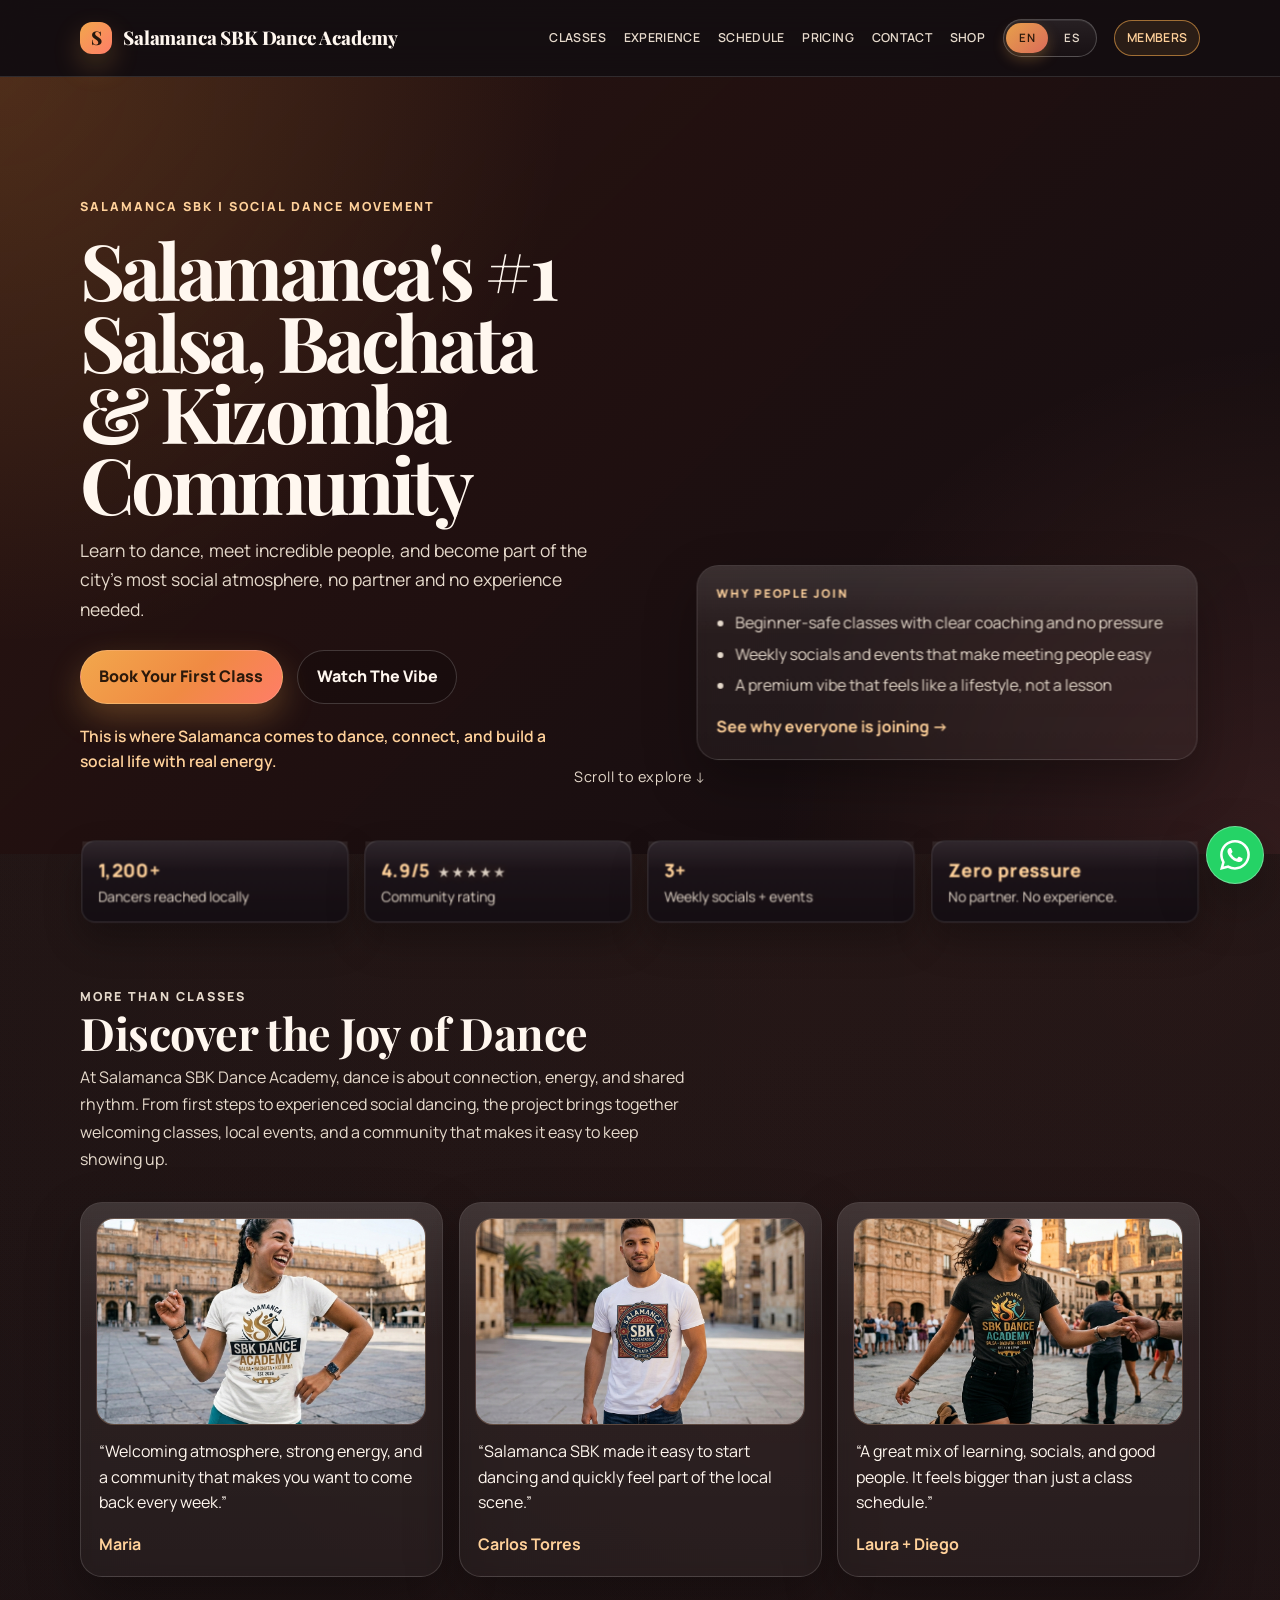
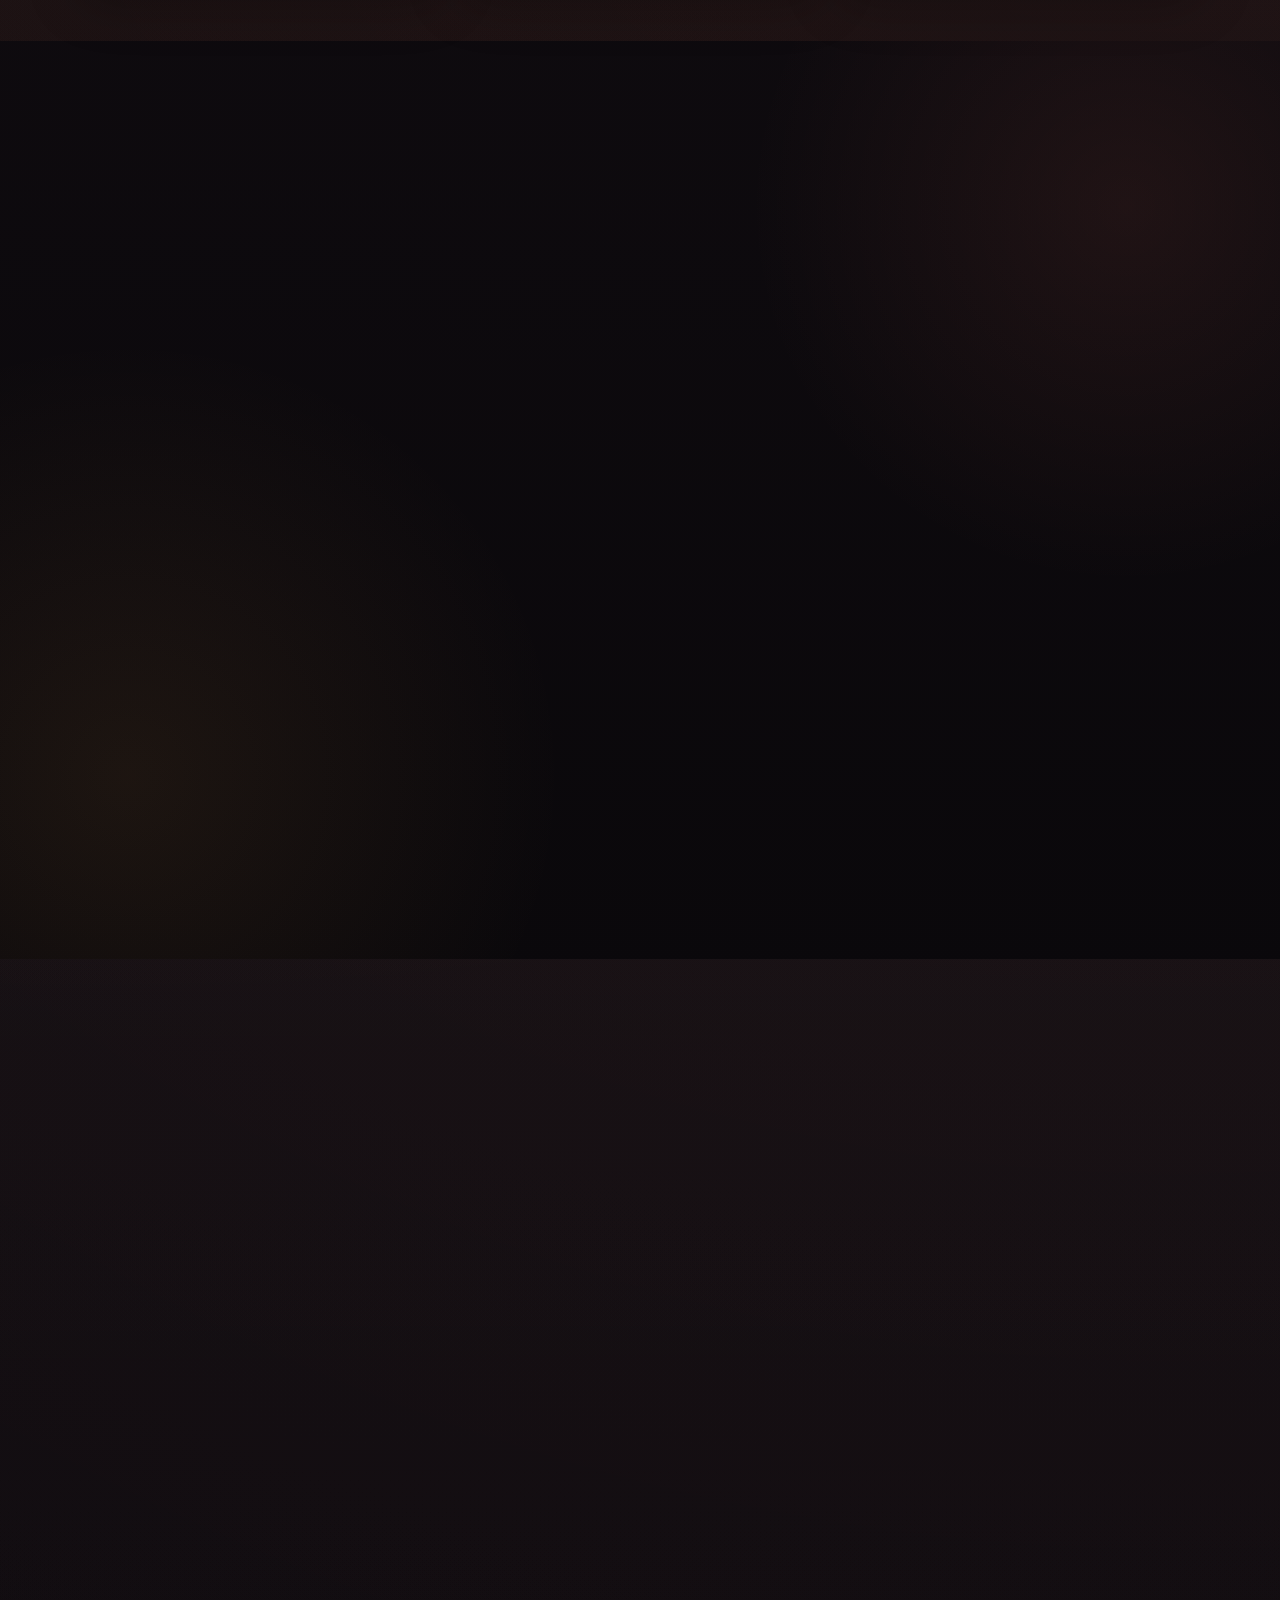
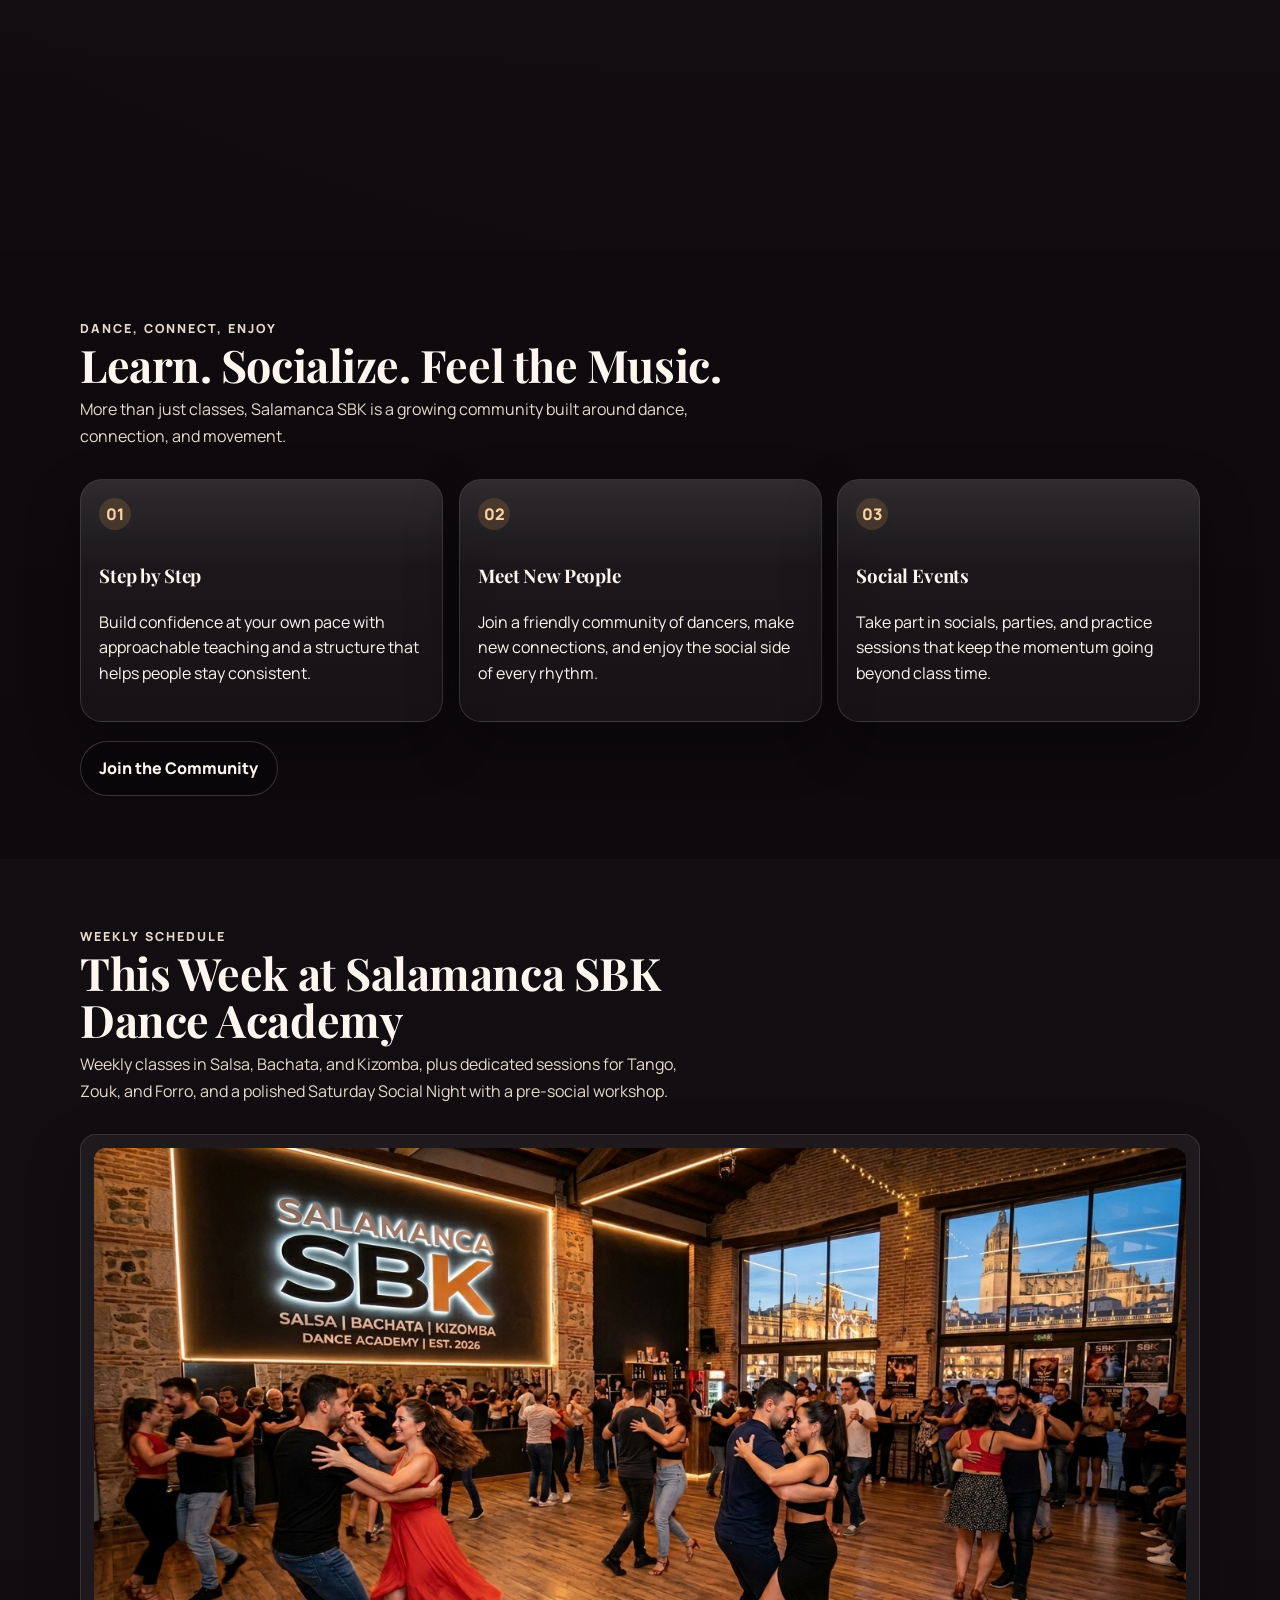
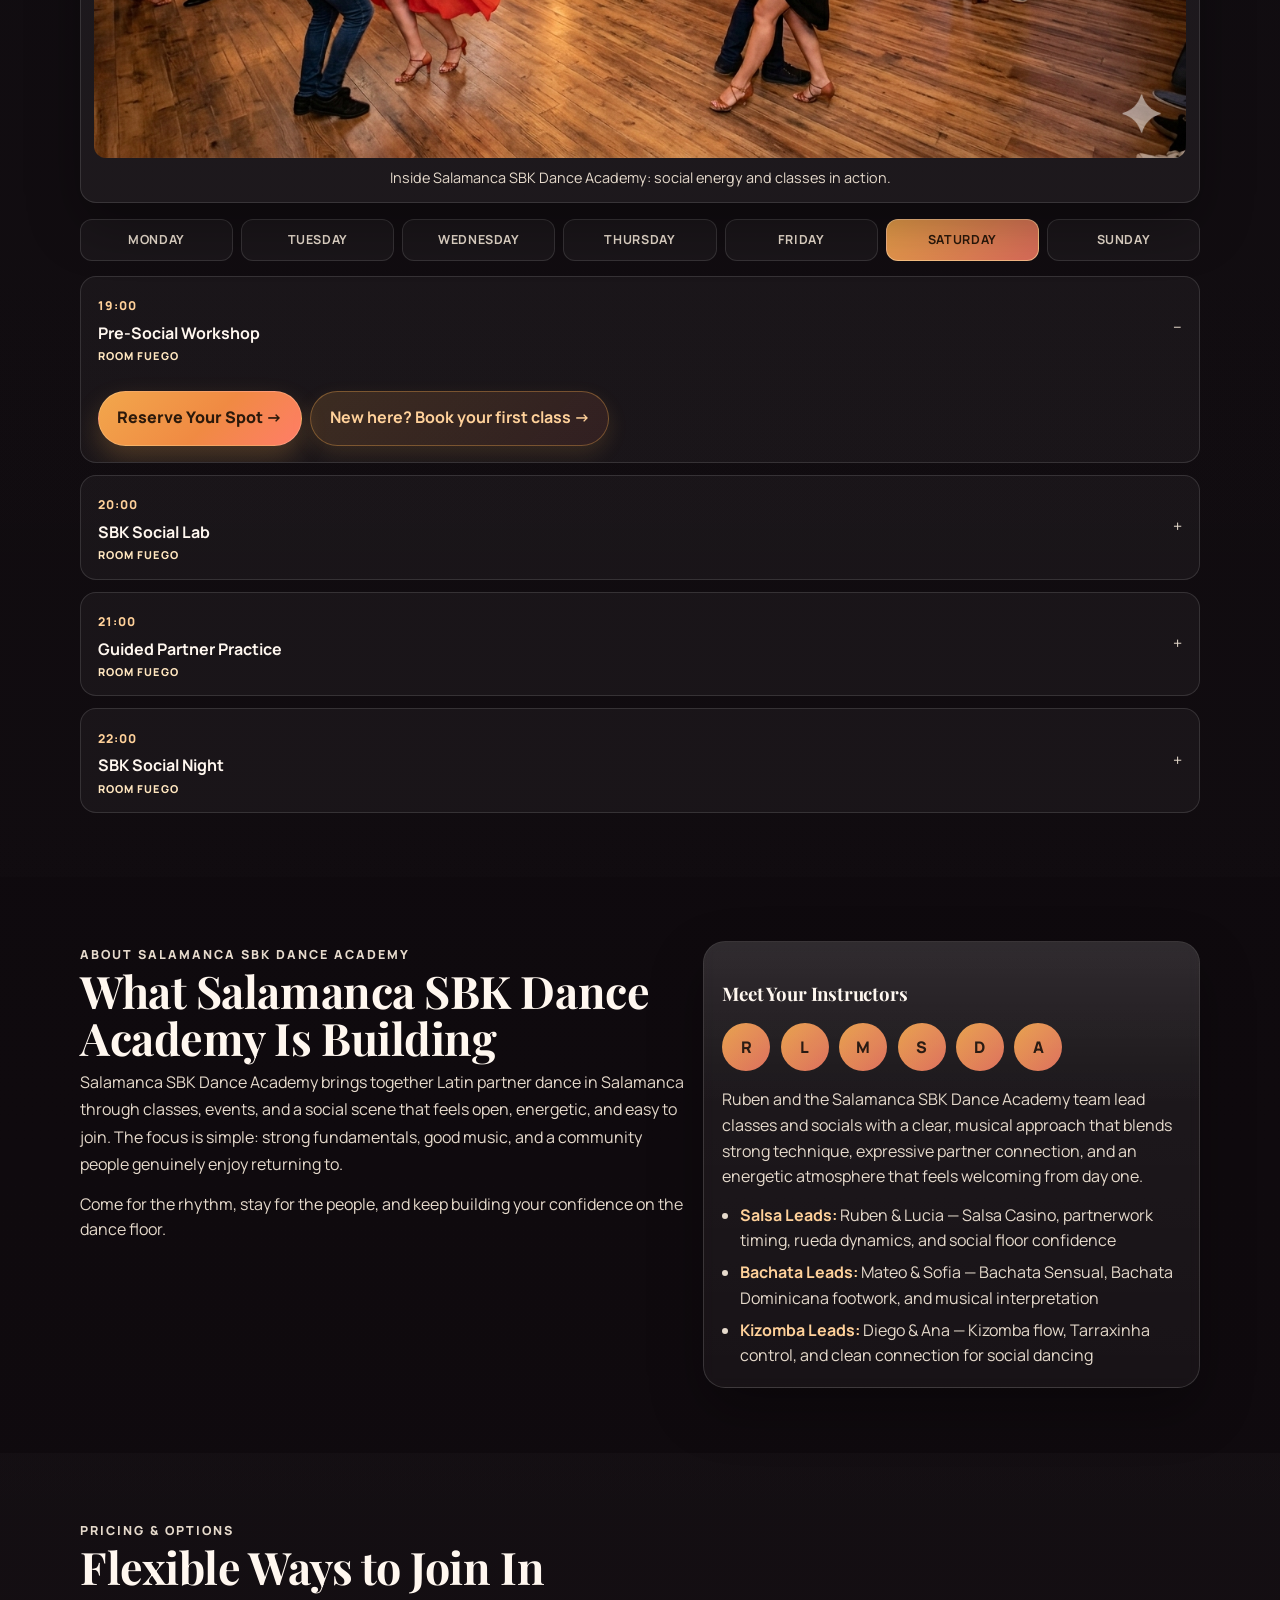
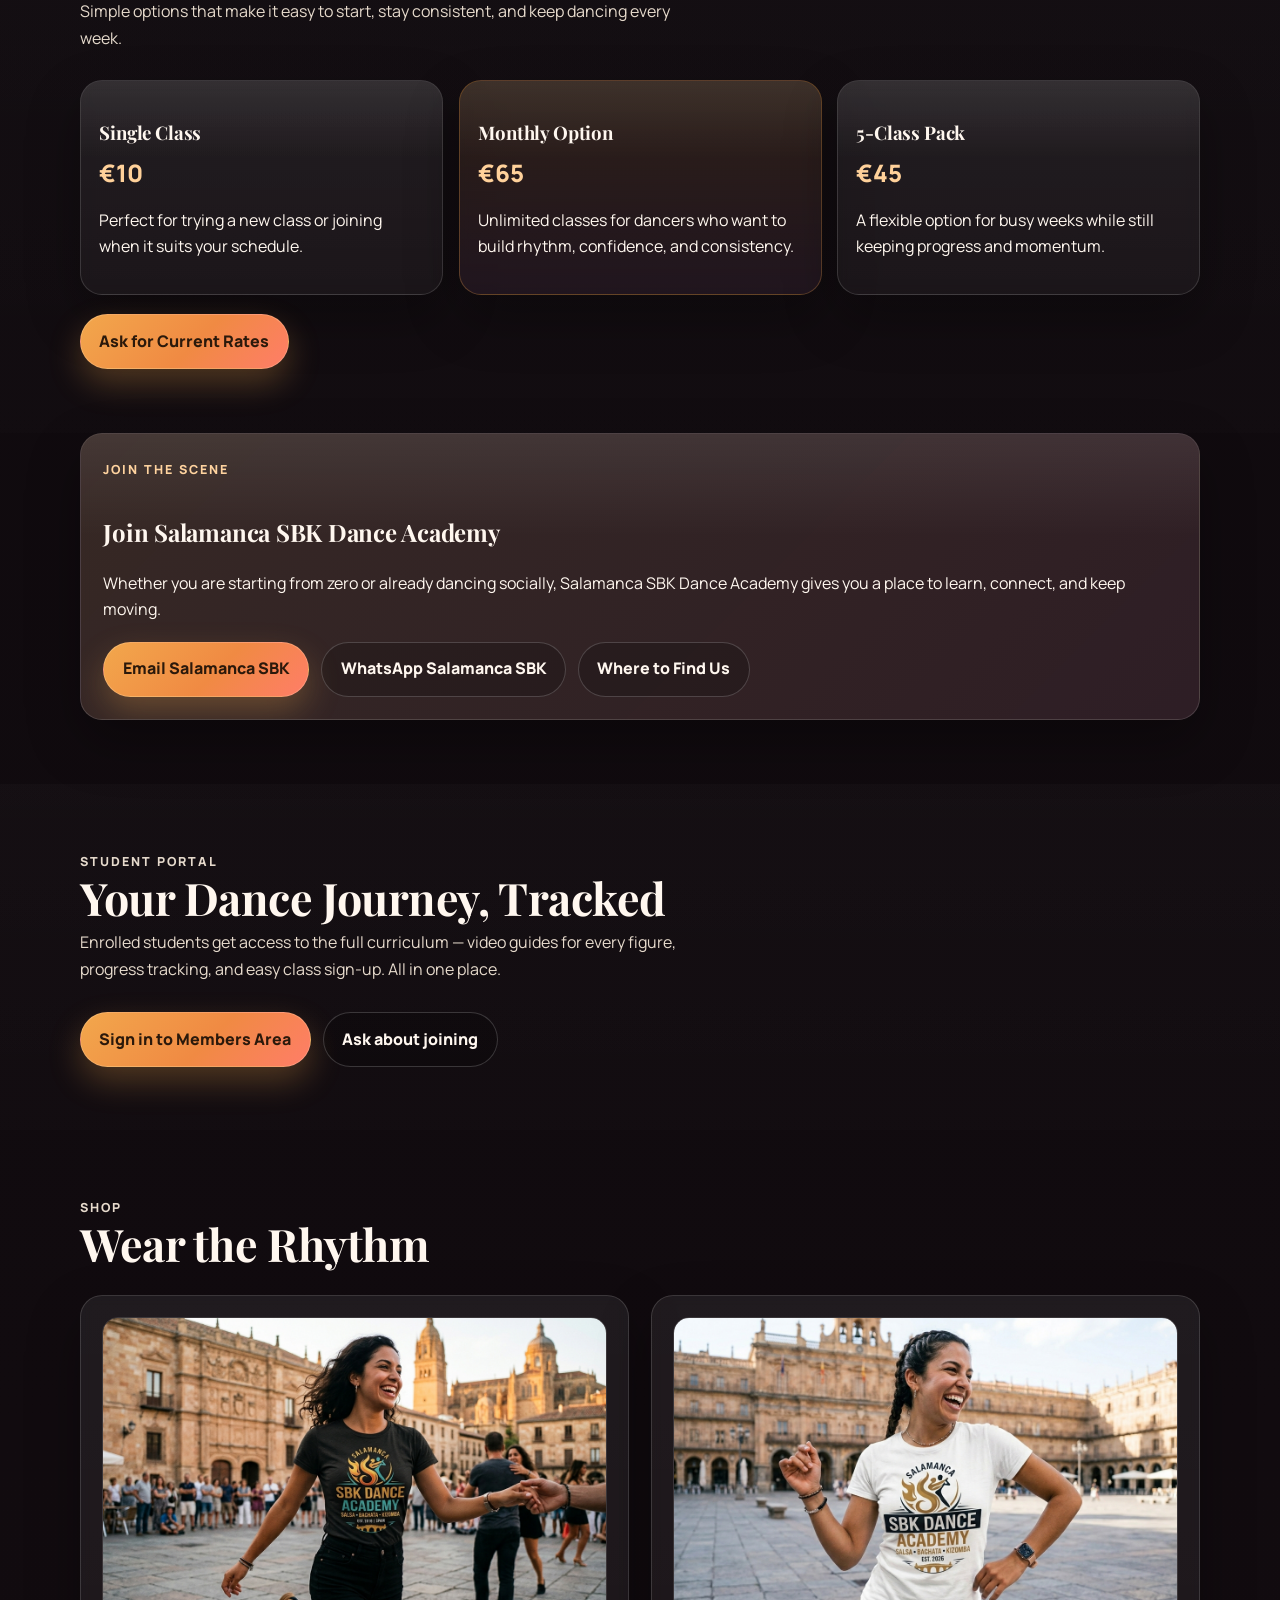
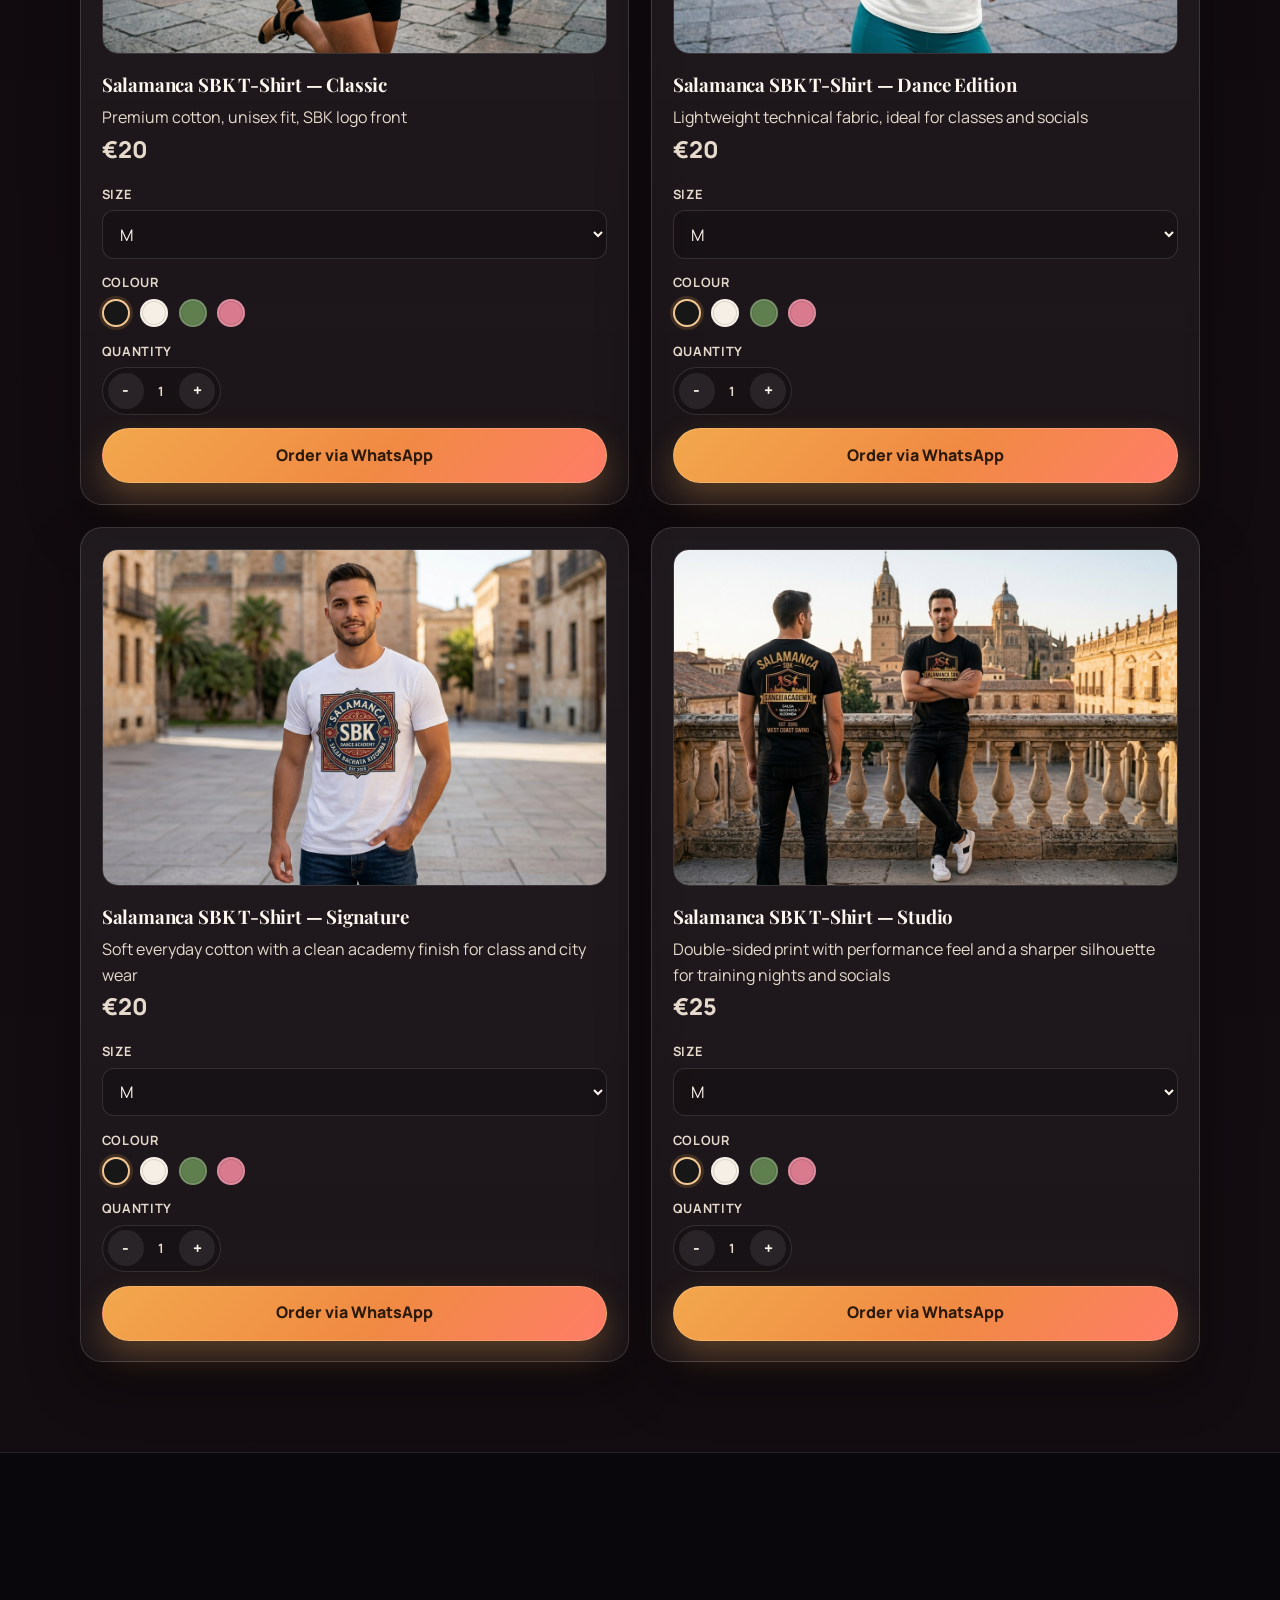
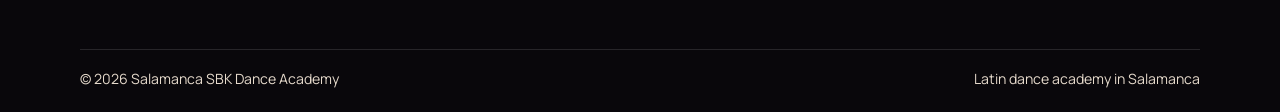
<file: index.html>
<!DOCTYPE html>
<html lang="en">
<head>
  <meta charset="UTF-8" />
  <meta name="viewport" content="width=device-width, initial-scale=1.0" />
  <title>Salamanca SBK Dance Academy | Salsa, Bachata & Kizomba in Salamanca</title>
  <meta
    name="description"
    content="Salamanca SBK Dance Academy brings together Salsa, Bachata, and Kizomba in Salamanca with classes, socials, and weekly highlights, plus dedicated weekly sessions in Tango, Zouk, and Forró."
  />
  <link rel="canonical" href="https://salamancasbk.es/" />
  <link rel="alternate" hreflang="en" href="https://salamancasbk.es/" />
  <link rel="alternate" hreflang="es" href="https://salamancasbk.es/es/" />
  <link rel="alternate" hreflang="x-default" href="https://salamancasbk.es/" />
  <meta property="og:title" content="Salamanca SBK Dance Academy | Salsa, Bachata & Kizomba in Salamanca" />
  <meta property="og:description" content="Salamanca SBK Dance Academy brings together Salsa, Bachata, and Kizomba in Salamanca with classes, socials, and weekly highlights, plus dedicated weekly sessions in Tango, Zouk, and Forró." />
  <meta property="og:type" content="website" />
  <meta property="og:url" content="https://salamancasbk.es/" />
  <meta property="og:image" content="https://salamancasbk.es/images/social-preview.jpg" />
  <meta property="og:image:secure_url" content="https://salamancasbk.es/images/social-preview.jpg" />
  <meta property="og:image:type" content="image/jpeg" />
  <meta property="og:image:width" content="1200" />
  <meta property="og:image:height" content="654" />
  <meta name="twitter:card" content="summary_large_image" />
  <meta name="twitter:image" content="https://salamancasbk.es/images/social-preview.jpg" />
  <meta name="color-scheme" content="dark" />
  <meta name="theme-color" content="#130d11" />
  <link rel="preconnect" href="https://fonts.googleapis.com" />
  <link rel="preconnect" href="https://fonts.gstatic.com" crossorigin />
  <link href="https://fonts.googleapis.com/css2?family=Manrope:wght@400;500;600;700;800&family=Playfair+Display:wght@700;800;900&display=swap" rel="stylesheet" />
  <link rel="stylesheet" href="styles.css" />
</head>
<body id="top">
  <header class="site-header">
    <div class="container header-inner">
      <a class="brand" href="#top">
        <span class="brand-mark">S</span>
        <span>Salamanca SBK Dance Academy</span>
      </a>

      <button class="menu-toggle" id="menu-toggle" aria-expanded="false" aria-controls="site-nav" aria-label="Toggle navigation">
        <span></span><span></span><span></span>
      </button>

      <nav class="site-nav" id="site-nav">
        <a href="#classes">Classes</a>
        <a href="#experience">Experience</a>
        <a href="#schedule">Schedule</a>
        <a href="#pricing">Pricing</a>
        <a href="#contact">Contact</a>
        <a href="#shop">Shop</a>
        <div class="nav-lang-group" role="group" aria-label="Language selector">
          <a class="nav-lang nav-lang-active" href="/" aria-current="page">EN</a>
          <a class="nav-lang" href="/es/">ES</a>
        </div>
        <a class="nav-members" href="https://salamancasbk.es/members/" target="_blank" rel="noopener noreferrer">Members</a>
      </nav>
    </div>
  </header>

  <main>
    <section class="hero">
      <div class="hero-slide hero-slide--1" aria-hidden="true"></div>
      <div class="hero-slide hero-slide--2" aria-hidden="true"></div>
      <div class="hero-slide hero-slide--3" aria-hidden="true"></div>
      <div class="container hero-grid">
        <div class="hero-content">
          <div class="hero-copy">
            <p class="eyebrow">SALAMANCA SBK | SOCIAL DANCE MOVEMENT</p>
            <h1>Salamanca's #1 Salsa, Bachata &amp; Kizomba Community</h1>
            <p class="lead">
              Learn to dance, meet incredible people, and become part of the city's most social atmosphere, no partner and no experience needed.
            </p>

            <div class="hero-actions">
              <a href="https://wa.me/34659376099?text=Hi%20Salamanca%20SBK%2C%20I%20want%20to%20book%20my%20first%20class." target="_blank" rel="noopener noreferrer" class="button">Book Your First Class</a>
              <a href="#vibe" class="button secondary">Watch The Vibe</a>
            </div>

            <p class="hero-note">This is where Salamanca comes to dance, connect, and build a social life with real energy.</p>
          </div>

          <aside class="hero-card">
            <p class="card-label">WHY PEOPLE JOIN</p>
            <ul class="hero-list">
              <li>Beginner-safe classes with clear coaching and no pressure</li>
              <li>Weekly socials and events that make meeting people easy</li>
              <li>A premium vibe that feels like a lifestyle, not a lesson</li>
            </ul>
            <a class="text-link" href="#proof">See why everyone is joining →</a>
          </aside>
        </div>

      </div>

      <a class="scroll-cue" href="#joy">Scroll to explore ↓</a>
    </section>

    <section class="proof-strip" id="proof" aria-label="Community proof points">
      <div class="container proof-grid">
        <article class="proof-item">
          <strong>1,200+</strong>
          <span>Dancers reached locally</span>
        </article>
        <article class="proof-item">
          <div class="proof-rating">
            <strong>4.9/5</strong>
            <span class="proof-stars" aria-label="4.9 out of 5 stars">
              <span class="proof-stars-main" aria-hidden="true">&#9733;&#9733;&#9733;&#9733;</span><span class="proof-stars-last" aria-hidden="true">&#9733;</span>
            </span>
          </div>
          <span>Community rating</span>
        </article>
        <article class="proof-item">
          <strong>3+</strong>
          <span>Weekly socials + events</span>
        </article>
        <article class="proof-item">
          <strong>Zero pressure</strong>
          <span>No partner. No experience.</span>
        </article>
      </div>
    </section>

    <section id="joy" class="section">
      <div class="container">
        <div class="section-heading">
          <p class="eyebrow">MORE THAN CLASSES</p>
          <h2>Discover the Joy of Dance</h2>
          <p>
            At Salamanca SBK Dance Academy, dance is about connection, energy, and shared rhythm. From first steps to experienced social dancing,
            the project brings together welcoming classes, local events, and a community that makes it easy to keep showing up.
          </p>
        </div>

        <div class="quote-grid">
          <article class="quote-card quote-card--maria">
            <div class="quote-photo">
              <img src="images/Salamanca%20SBK%20t-shirt%20white.PNG" alt="Maria wearing the Salamanca SBK white t-shirt" loading="lazy" />
            </div>
            <p>“Welcoming atmosphere, strong energy, and a community that makes you want to come back every week.”</p>
            <strong>Maria</strong>
          </article>
          <article class="quote-card quote-card--carlos">
            <div class="quote-photo">
              <img src="images/Salamanca%20SBK%20t-shirt%20white%20M.PNG" alt="Carlos wearing the Salamanca SBK white t-shirt" loading="lazy" />
            </div>
            <p>“Salamanca SBK made it easy to start dancing and quickly feel part of the local scene.”</p>
            <strong>Carlos Torres</strong>
          </article>
          <article class="quote-card quote-card--laura">
            <div class="quote-photo">
              <img src="images/Salamanca%20SBK%20t-shirt%20black.PNG" alt="Laura and Diego wearing the Salamanca SBK black t-shirt" loading="lazy" />
            </div>
            <p>“A great mix of learning, socials, and good people. It feels bigger than just a class schedule.”</p>
            <strong>Laura + Diego</strong>
          </article>
        </div>
      </div>
    </section>

    <section id="vibe" class="section section-luxe">
      <div class="container">
        <div class="section-heading">
          <p class="eyebrow">WATCH THE VIBE</p>
          <h2>The Night Starts Here</h2>
          <p>
            Classes are the entry point. The real magic is the social energy, the music, and the people you meet every week.
          </p>
        </div>

        <article class="vibe-feature">
          <img src="images/Salamanca%20SBK%20K.PNG" alt="Social dance night at Salamanca SBK" loading="lazy" />
          <div class="vibe-overlay">
            <p class="vibe-kicker">SALAMANCA NIGHTLIFE ENERGY</p>
            <h3>Move Better. Meet Better. Live Better.</h3>
            <p>From first class to full social confidence, this is your fastest path into Salamanca's most welcoming scene.</p>
            <div class="vibe-actions">
              <a class="button" href="https://wa.me/34659376099?text=Hi%20Salamanca%20SBK%2C%20I%20want%20to%20book%20my%20first%20class." target="_blank" rel="noopener noreferrer">Book Your First Class</a>
              <a class="button secondary" href="#schedule">See This Week</a>
            </div>
          </div>
        </article>
      </div>
    </section>

    <section id="classes" class="section section-alt">
      <div class="container">
        <div class="section-heading">
          <p class="eyebrow">CHOOSE YOUR FIRST WEEK</p>
          <h2>Pick Your Rhythm, Enter The Scene</h2>
          <p>
            Start with one rhythm or explore all of them. Every class is built to help you improve fast and enjoy the social floor.
          </p>
        </div>

        <div class="class-strip">
          <article class="class-card">
            <span class="class-tag">Energetic &amp; social</span>
            <h3>Salsa</h3>
            <p>Energetic partnerwork, musicality, and a social atmosphere that gets people onto the dance floor fast.</p>
          </article>

          <article class="class-card">
            <span class="class-tag">Smooth &amp; expressive</span>
            <h3>Bachata</h3>
            <p>Smooth, expressive, and playful, with room for beginners and experienced dancers alike.</p>
          </article>

          <article class="class-card">
            <span class="class-tag">Elegant &amp; flowing</span>
            <h3>Kizomba</h3>
            <p>Flow, elegance, and connection for dancers looking to expand their range and musicality.</p>
          </article>
        </div>

        <div class="class-strip class-strip-secondary">
          <article class="class-card">
            <span class="class-tag">Precise &amp; dramatic</span>
            <h3>Tango</h3>
            <p>Grounded connection, elegant walking, and rich musical detail for dancers who enjoy focus, control, and depth.</p>
          </article>

          <article class="class-card">
            <span class="class-tag">Fluid &amp; creative</span>
            <h3>Zouk</h3>
            <p>Smooth turns, elastic flow, and expressive movement that give dancers space to explore softness, dynamics, and style.</p>
          </article>

          <article class="class-card">
            <span class="class-tag">Warm &amp; joyful</span>
            <h3>Forró</h3>
            <p>A close, upbeat Brazilian social dance with playful footwork, easy groove, and the unmistakable feeling of a great party.</p>
          </article>
        </div>

        <div class="center-action">
          <a class="button" href="#contact">Ask About Joining</a>
        </div>
      </div>
    </section>

    <section id="experience" class="section">
      <div class="container">
        <div class="section-heading">
          <p class="eyebrow">DANCE, CONNECT, ENJOY</p>
          <h2>Learn. Socialize. Feel the Music.</h2>
          <p>
            More than just classes, Salamanca SBK is a growing community built around dance, connection, and movement.
          </p>
        </div>

        <div class="feature-grid">
          <article class="feature-card">
            <span>01</span>
            <h3>Step by Step</h3>
            <p>Build confidence at your own pace with approachable teaching and a structure that helps people stay consistent.</p>
          </article>

          <article class="feature-card">
            <span>02</span>
            <h3>Meet New People</h3>
            <p>Join a friendly community of dancers, make new connections, and enjoy the social side of every rhythm.</p>
          </article>

          <article class="feature-card">
            <span>03</span>
            <h3>Social Events</h3>
            <p>Take part in socials, parties, and practice sessions that keep the momentum going beyond class time.</p>
          </article>
        </div>

        <div class="center-action">
          <a class="button secondary" href="#contact">Join the Community</a>
        </div>
      </div>
    </section>

    <section id="schedule" class="section section-alt">
      <div class="container">
        <div class="section-heading">
          <p class="eyebrow">WEEKLY SCHEDULE</p>
          <h2>This Week at Salamanca SBK Dance Academy</h2>
          <p>Weekly classes in Salsa, Bachata, and Kizomba, plus dedicated sessions for Tango, Zouk, and Forro, and a polished Saturday Social Night with a pre-social workshop.</p>
        </div>

        <figure class="schedule-poster">
          <img src="images/Salamanca%20SBK.PNG" alt="Salamanca SBK dance school atmosphere" loading="lazy" />
          <figcaption>Inside Salamanca SBK Dance Academy: social energy and classes in action.</figcaption>
        </figure>

        <div class="schedule-interactive" id="interactive-schedule">
          <div class="schedule-day-tabs" id="schedule-day-tabs" role="tablist" aria-label="Class days"></div>
          <div class="schedule-day-panel" id="schedule-day-panel" aria-live="polite"></div>
        </div>

      </div>
    </section>

    <section id="about" class="section">
      <div class="container about-grid">
        <div>
          <div class="section-heading compact-heading">
            <p class="eyebrow">ABOUT SALAMANCA SBK DANCE ACADEMY</p>
            <h2>What Salamanca SBK Dance Academy Is Building</h2>
            <p>
              Salamanca SBK Dance Academy brings together Latin partner dance in Salamanca through classes, events, and a social scene that feels open,
              energetic, and easy to join. The focus is simple: strong fundamentals, good music, and a community people genuinely enjoy returning to.
            </p>
          </div>
          <p class="about-note">Come for the rhythm, stay for the people, and keep building your confidence on the dance floor.</p>
        </div>

        <div class="instructor-card">
          <h3>Meet Your Instructors</h3>
          <div class="avatar-row">
            <div class="avatar-badge">R</div>
            <div class="avatar-badge">L</div>
            <div class="avatar-badge">M</div>
            <div class="avatar-badge">S</div>
            <div class="avatar-badge">D</div>
            <div class="avatar-badge">A</div>
          </div>
          <p class="about-note" style="margin-bottom: 0.8rem;">
            Ruben and the Salamanca SBK Dance Academy team lead classes and socials with a clear, musical approach that blends strong technique,
            expressive partner connection, and an energetic atmosphere that feels welcoming from day one.
          </p>
          <ul class="mini-list">
            <li><strong class="pair-role">Salsa Leads:</strong> Ruben &amp; Lucia — Salsa Casino, partnerwork timing, rueda dynamics, and social floor confidence</li>
            <li><strong class="pair-role">Bachata Leads:</strong> Mateo &amp; Sofia — Bachata Sensual, Bachata Dominicana footwork, and musical interpretation</li>
            <li><strong class="pair-role">Kizomba Leads:</strong> Diego &amp; Ana — Kizomba flow, Tarraxinha control, and clean connection for social dancing</li>
          </ul>
        </div>
      </div>
    </section>

    <section id="pricing" class="section section-alt">
      <div class="container">
        <div class="section-heading">
          <p class="eyebrow">PRICING &amp; OPTIONS</p>
          <h2>Flexible Ways to Join In</h2>
          <p>Simple options that make it easy to start, stay consistent, and keep dancing every week.</p>
        </div>

        <div class="pricing-grid">
          <article class="pricing-card">
            <h3>Single Class</h3>
            <p class="price">€10</p>
            <p>Perfect for trying a new class or joining when it suits your schedule.</p>
          </article>

          <article class="pricing-card featured">
            <h3>Monthly Option</h3>
            <p class="price">€65</p>
            <p>Unlimited classes for dancers who want to build rhythm, confidence, and consistency.</p>
          </article>

          <article class="pricing-card">
            <h3>5-Class Pack</h3>
            <p class="price">€45</p>
            <p>A flexible option for busy weeks while still keeping progress and momentum.</p>
          </article>
        </div>

        <div class="center-action">
          <a class="button" href="#contact">Ask for Current Rates</a>
        </div>
      </div>
    </section>

    <section id="contact" class="section cta-section">
      <div class="container cta-card">
        <div>
          <p class="eyebrow">JOIN THE SCENE</p>
          <h2>Join Salamanca SBK Dance Academy</h2>
          <p>
            Whether you are starting from zero or already dancing socially, Salamanca SBK Dance Academy gives you a place to learn, connect, and keep moving.
          </p>
        </div>

        <div class="cta-actions">
          <a
            class="button"
            href="mailto:SalamancaSBK@gmail.com?subject=Salamanca%20SBK%20Class%20Enquiry"
            aria-label="Email Salamanca SBK"
          >Email Salamanca SBK</a>
          <a class="button secondary" href="https://wa.me/34659376099?text=Hi%20Salamanca%20SBK%2C%20I%20would%20like%20more%20details%20about%20classes." target="_blank" rel="noopener noreferrer">WhatsApp Salamanca SBK</a>
          <a class="button secondary" href="https://www.google.com/maps/search/?api=1&amp;query=Gran%20V%C3%ADa%2C%20Salamanca" target="_blank" rel="noopener noreferrer">Where to Find Us</a>
        </div>
      </div>
    </section>

    <section id="student-portal" class="section section-alt">
      <div class="container">
        <div class="section-heading">
          <p class="eyebrow">STUDENT PORTAL</p>
          <h2>Your Dance Journey, Tracked</h2>
          <p>
            Enrolled students get access to the full curriculum — video guides for every figure, progress tracking,
            and easy class sign-up. All in one place.
          </p>
        </div>

        <div class="center-action">
          <a class="button" href="https://salamancasbk.es/members/" target="_blank" rel="noopener noreferrer">Sign in to Members Area</a>
          <a class="button secondary" href="#contact">Ask about joining</a>
        </div>
      </div>
    </section>

    <section id="shop" class="section">
      <div class="container">
        <div class="section-heading">
          <p class="eyebrow">SHOP</p>
          <h2>Wear the Rhythm</h2>
        </div>

        <div class="shop-grid">
          <article class="shop-card" data-product-name="Salamanca SBK T-Shirt — Classic">
            <div class="shop-image" aria-hidden="true">
              <img src="images/Salamanca%20SBK%20t-shirt%20black.PNG" alt="Model wearing the Salamanca SBK black t-shirt" loading="lazy" />
            </div>

            <div class="shop-copy">
              <h3>Salamanca SBK T-Shirt — Classic</h3>
              <p>Premium cotton, unisex fit, SBK logo front</p>
              <p class="shop-price">€20</p>
            </div>

            <div class="shop-controls">
              <label class="shop-field">
                <span>Size</span>
                <select class="shop-size" aria-label="Select size for Salamanca SBK T-Shirt Classic">
                  <option>XS</option>
                  <option>S</option>
                  <option selected>M</option>
                  <option>L</option>
                  <option>XL</option>
                  <option>XXL</option>
                </select>
              </label>

              <div class="shop-field">
                <span>Colour</span>
                <div class="shop-swatches" role="radiogroup" aria-label="Select colour for Salamanca SBK T-Shirt Classic">
                  <button type="button" class="swatch is-selected" data-colour="Black" style="--swatch:#171717" aria-pressed="true"></button>
                  <button type="button" class="swatch" data-colour="White" style="--swatch:#f6efe5" aria-pressed="false"></button>
                  <button type="button" class="swatch" data-colour="Green" style="--swatch:#607f4f" aria-pressed="false"></button>
                  <button type="button" class="swatch" data-colour="Pink" style="--swatch:#d97a8f" aria-pressed="false"></button>
                </div>
              </div>

              <div class="shop-field">
                <span>Quantity</span>
                <div class="qty-control">
                  <button type="button" class="qty-btn qty-minus" aria-label="Decrease quantity">-</button>
                  <span class="qty-value">1</span>
                  <button type="button" class="qty-btn qty-plus" aria-label="Increase quantity">+</button>
                </div>
              </div>

              <label class="shop-name-field" hidden>
                <span>Your name</span>
                <input class="shop-name-input" type="text" placeholder="Enter your name" />
              </label>

              <button type="button" class="button shop-order-btn">Order via WhatsApp</button>
            </div>
          </article>

          <article class="shop-card" data-product-name="Salamanca SBK T-Shirt — Dance Edition">
            <div class="shop-image" aria-hidden="true">
              <img src="images/Salamanca%20SBK%20t-shirt%20white.PNG" alt="Model wearing the Salamanca SBK white t-shirt" loading="lazy" />
            </div>

            <div class="shop-copy">
              <h3>Salamanca SBK T-Shirt — Dance Edition</h3>
              <p>Lightweight technical fabric, ideal for classes and socials</p>
              <p class="shop-price">€20</p>
            </div>

            <div class="shop-controls">
              <label class="shop-field">
                <span>Size</span>
                <select class="shop-size" aria-label="Select size for Salamanca SBK T-Shirt Dance Edition">
                  <option>XS</option>
                  <option>S</option>
                  <option selected>M</option>
                  <option>L</option>
                  <option>XL</option>
                  <option>XXL</option>
                </select>
              </label>

              <div class="shop-field">
                <span>Colour</span>
                <div class="shop-swatches" role="radiogroup" aria-label="Select colour for Salamanca SBK T-Shirt Dance Edition">
                  <button type="button" class="swatch is-selected" data-colour="Black" style="--swatch:#171717" aria-pressed="true"></button>
                  <button type="button" class="swatch" data-colour="White" style="--swatch:#f6efe5" aria-pressed="false"></button>
                  <button type="button" class="swatch" data-colour="Green" style="--swatch:#607f4f" aria-pressed="false"></button>
                  <button type="button" class="swatch" data-colour="Pink" style="--swatch:#d97a8f" aria-pressed="false"></button>
                </div>
              </div>

              <div class="shop-field">
                <span>Quantity</span>
                <div class="qty-control">
                  <button type="button" class="qty-btn qty-minus" aria-label="Decrease quantity">-</button>
                  <span class="qty-value">1</span>
                  <button type="button" class="qty-btn qty-plus" aria-label="Increase quantity">+</button>
                </div>
              </div>

              <label class="shop-name-field" hidden>
                <span>Your name</span>
                <input class="shop-name-input" type="text" placeholder="Enter your name" />
              </label>

              <button type="button" class="button shop-order-btn">Order via WhatsApp</button>
            </div>
          </article>

          <article class="shop-card" data-product-name="Salamanca SBK T-Shirt — Signature">
            <div class="shop-image" aria-hidden="true">
              <img src="images/Salamanca%20SBK%20t-shirt%20white%20M.PNG" alt="Model wearing the Salamanca SBK signature t-shirt" loading="lazy" />
            </div>

            <div class="shop-copy">
              <h3>Salamanca SBK T-Shirt — Signature</h3>
              <p>Soft everyday cotton with a clean academy finish for class and city wear</p>
              <p class="shop-price">€20</p>
            </div>

            <div class="shop-controls">
              <label class="shop-field">
                <span>Size</span>
                <select class="shop-size" aria-label="Select size for Salamanca SBK T-Shirt Signature">
                  <option>XS</option>
                  <option>S</option>
                  <option selected>M</option>
                  <option>L</option>
                  <option>XL</option>
                  <option>XXL</option>
                </select>
              </label>

              <div class="shop-field">
                <span>Colour</span>
                <div class="shop-swatches" role="radiogroup" aria-label="Select colour for Salamanca SBK T-Shirt Signature">
                  <button type="button" class="swatch is-selected" data-colour="Black" style="--swatch:#171717" aria-pressed="true"></button>
                  <button type="button" class="swatch" data-colour="White" style="--swatch:#f6efe5" aria-pressed="false"></button>
                  <button type="button" class="swatch" data-colour="Green" style="--swatch:#607f4f" aria-pressed="false"></button>
                  <button type="button" class="swatch" data-colour="Pink" style="--swatch:#d97a8f" aria-pressed="false"></button>
                </div>
              </div>

              <div class="shop-field">
                <span>Quantity</span>
                <div class="qty-control">
                  <button type="button" class="qty-btn qty-minus" aria-label="Decrease quantity">-</button>
                  <span class="qty-value">1</span>
                  <button type="button" class="qty-btn qty-plus" aria-label="Increase quantity">+</button>
                </div>
              </div>

              <label class="shop-name-field" hidden>
                <span>Your name</span>
                <input class="shop-name-input" type="text" placeholder="Enter your name" />
              </label>

              <button type="button" class="button shop-order-btn">Order via WhatsApp</button>
            </div>
          </article>

          <article class="shop-card" data-product-name="Salamanca SBK T-Shirt — Studio">
            <div class="shop-image" aria-hidden="true">
              <img src="images/Salamanca%20SBK%20t-shirt%20black%20M.PNG" alt="Model wearing the Salamanca SBK studio t-shirt" loading="lazy" />
            </div>

            <div class="shop-copy">
              <h3>Salamanca SBK T-Shirt — Studio</h3>
              <p>Double-sided print with performance feel and a sharper silhouette for training nights and socials</p>
              <p class="shop-price">€25</p>
            </div>

            <div class="shop-controls">
              <label class="shop-field">
                <span>Size</span>
                <select class="shop-size" aria-label="Select size for Salamanca SBK T-Shirt Studio">
                  <option>XS</option>
                  <option>S</option>
                  <option selected>M</option>
                  <option>L</option>
                  <option>XL</option>
                  <option>XXL</option>
                </select>
              </label>

              <div class="shop-field">
                <span>Colour</span>
                <div class="shop-swatches" role="radiogroup" aria-label="Select colour for Salamanca SBK T-Shirt Studio">
                  <button type="button" class="swatch is-selected" data-colour="Black" style="--swatch:#171717" aria-pressed="true"></button>
                  <button type="button" class="swatch" data-colour="White" style="--swatch:#f6efe5" aria-pressed="false"></button>
                  <button type="button" class="swatch" data-colour="Green" style="--swatch:#607f4f" aria-pressed="false"></button>
                  <button type="button" class="swatch" data-colour="Pink" style="--swatch:#d97a8f" aria-pressed="false"></button>
                </div>
              </div>

              <div class="shop-field">
                <span>Quantity</span>
                <div class="qty-control">
                  <button type="button" class="qty-btn qty-minus" aria-label="Decrease quantity">-</button>
                  <span class="qty-value">1</span>
                  <button type="button" class="qty-btn qty-plus" aria-label="Increase quantity">+</button>
                </div>
              </div>

              <label class="shop-name-field" hidden>
                <span>Your name</span>
                <input class="shop-name-input" type="text" placeholder="Enter your name" />
              </label>

              <button type="button" class="button shop-order-btn">Order via WhatsApp</button>
            </div>
          </article>
        </div>
      </div>
    </section>
  </main>

  <a
    class="whatsapp-float"
    href="https://wa.me/34659376099?text=Hi%20Salamanca%20SBK%2C%20I%20would%20like%20to%20book%20a%20class."
    target="_blank"
    rel="noopener noreferrer"
    aria-label="Contact Salamanca SBK via WhatsApp"
  ><svg class="wa-icon" viewBox="0 0 16 16" aria-hidden="true" focusable="false"><path fill="currentColor" d="M13.601 2.326A7.85 7.85 0 0 0 7.994 0C3.627 0 .068 3.558.064 7.926c0 1.399.366 2.76 1.057 3.965L0 16l4.204-1.102a7.9 7.9 0 0 0 3.79.965h.004c4.368 0 7.926-3.558 7.93-7.93A7.9 7.9 0 0 0 13.6 2.326zM7.994 14.521a6.6 6.6 0 0 1-3.356-.92l-.24-.144-2.494.654.666-2.433-.156-.251a6.56 6.56 0 0 1-1.007-3.505c0-3.626 2.957-6.584 6.591-6.584a6.56 6.56 0 0 1 4.66 1.931 6.56 6.56 0 0 1 1.928 4.66c-.004 3.639-2.961 6.592-6.592 6.592m3.615-4.934c-.197-.099-1.17-.578-1.353-.646-.182-.065-.315-.099-.445.099-.133.197-.513.646-.627.775-.114.133-.232.148-.43.05-.197-.1-.836-.308-1.592-.985-.59-.525-.985-1.175-1.103-1.372-.114-.198-.011-.304.088-.403.087-.088.197-.232.296-.346.1-.114.133-.198.198-.33.065-.134.034-.248-.015-.347-.05-.099-.445-1.076-.612-1.47-.16-.389-.323-.335-.445-.34-.114-.007-.247-.007-.38-.007a.73.73 0 0 0-.529.247c-.182.198-.691.677-.691 1.654s.71 1.916.81 2.049c.098.133 1.394 2.132 3.383 2.992.47.205.84.326 1.129.418.475.152.904.129 1.246.08.38-.058 1.171-.48 1.338-.943.164-.464.164-.86.114-.943-.049-.084-.182-.133-.38-.232"/></svg></a>

  <footer class="site-footer">
    <div class="container footer-grid">
      <div>
        <h3>Salamanca SBK Dance Academy</h3>
        <p>Salsa, Bachata, and Kizomba classes in Salamanca, with dedicated weekly sessions in Tango, Zouk, and Forró.</p>
      </div>

      <div>
        <h4>Contact</h4>
        <ul>
          <li><a href="mailto:SalamancaSBK@gmail.com?subject=Salamanca%20SBK%20Class%20Enquiry">Email Salamanca SBK</a></li>
          <li><a href="https://wa.me/34659376099?text=Hi%20Salamanca%20SBK%2C%20I%20would%20like%20more%20details%20about%20classes." target="_blank" rel="noopener noreferrer">WhatsApp Salamanca SBK</a></li>
          <li><a href="https://www.google.com/maps/search/?api=1&amp;query=Gran%20V%C3%ADa%2C%20Salamanca" target="_blank" rel="noopener noreferrer">Gran Vía, Salamanca</a></li>
        </ul>
      </div>

      <div>
        <h4>Styles</h4>
        <ul>
          <li>Salsa Cubana, Salsa en L&iacute;nea &amp; Rueda de Casino</li>
          <li>Bachata Sensual &amp; Dominicana</li>
          <li>Kizomba, Urban Kiz &amp; Tarraxinha</li>
        </ul>
      </div>

      <div>
        <h4>Quick Links</h4>
        <ul>
          <li><a href="#schedule">Weekly Schedule</a></li>
          <li><a href="#pricing">Pricing</a></li>
          <li><a href="https://wa.me/34659376099?text=Hi%20Salamanca%20SBK%2C%20I%20want%20to%20book%20a%20free%20tryout%20class." target="_blank" rel="noopener noreferrer">Book Free Tryout Class</a></li>
        </ul>
      </div>
    </div>

    <div class="container footer-bottom">
      <span>© <span id="year"></span> Salamanca SBK Dance Academy</span>
      <span>Latin dance academy in Salamanca</span>
    </div>
  </footer>

  <script src="script.js"></script>
</body>
</html>
</file>
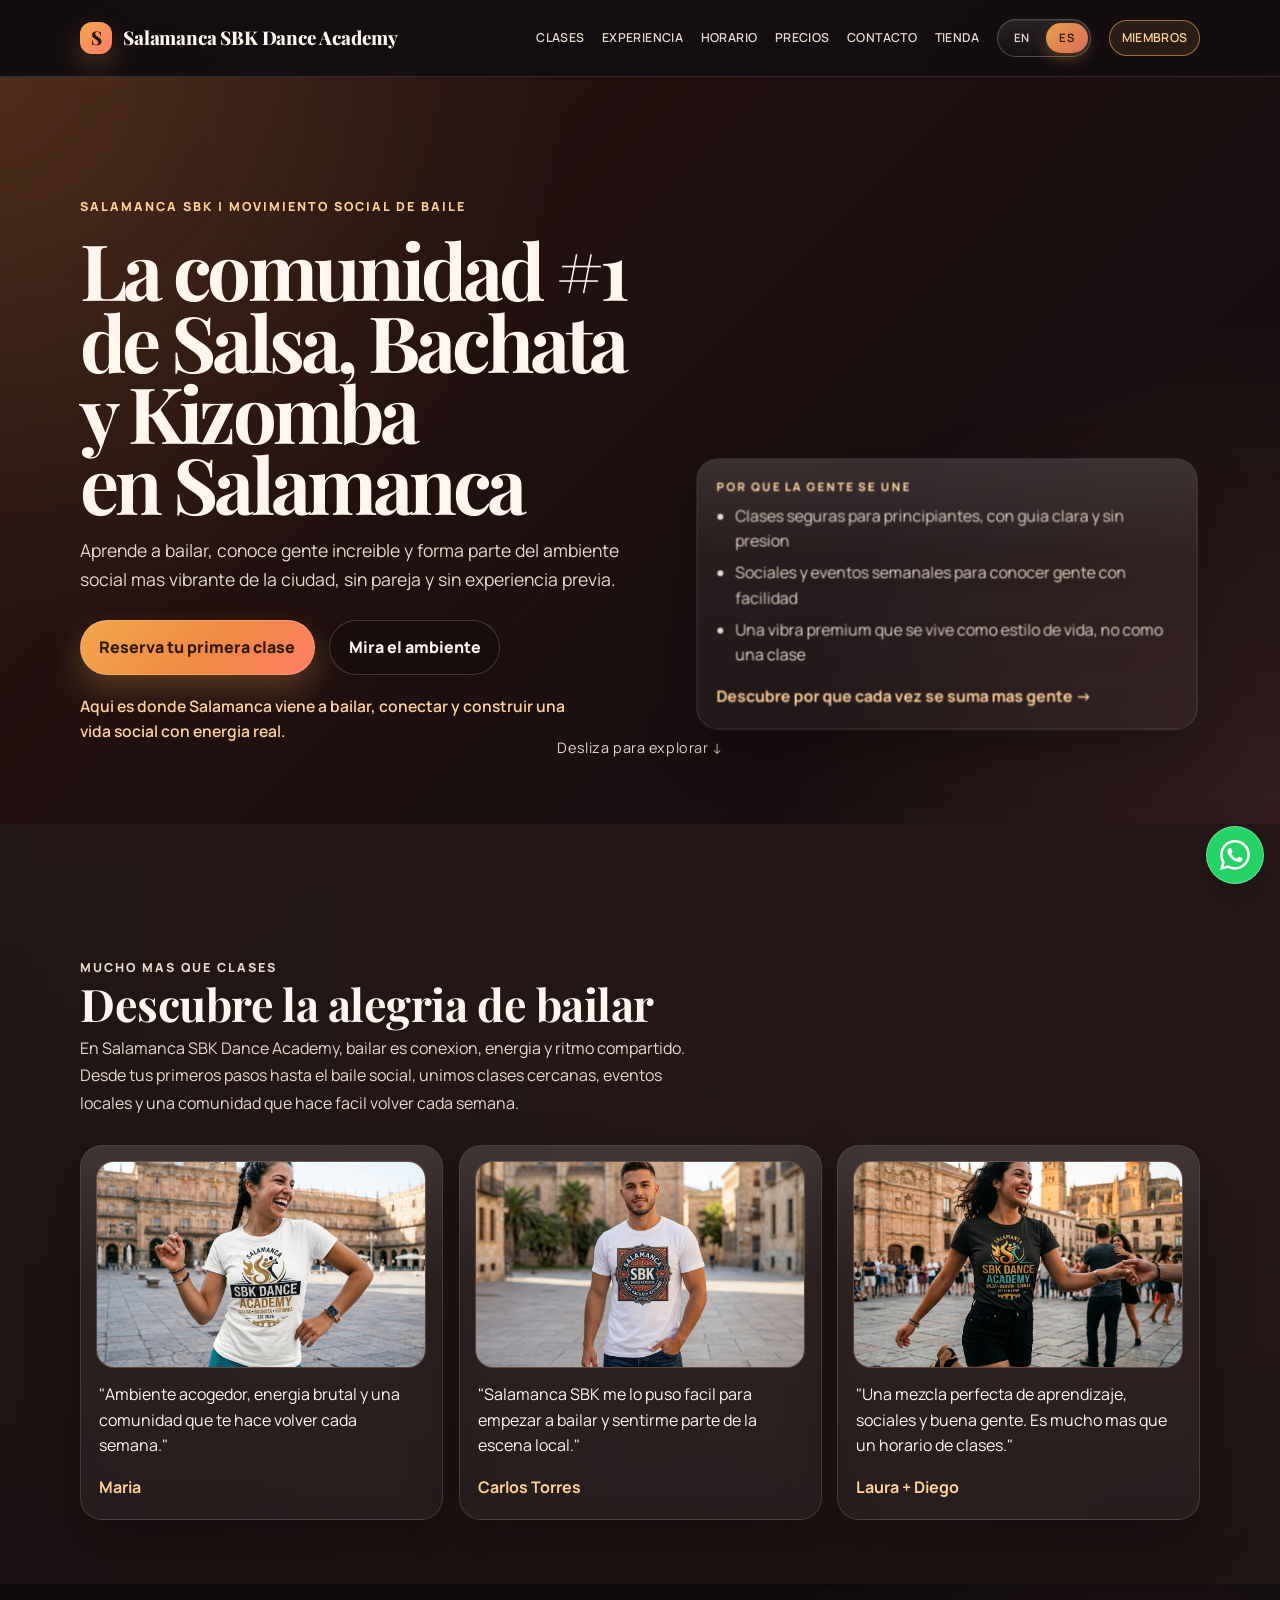
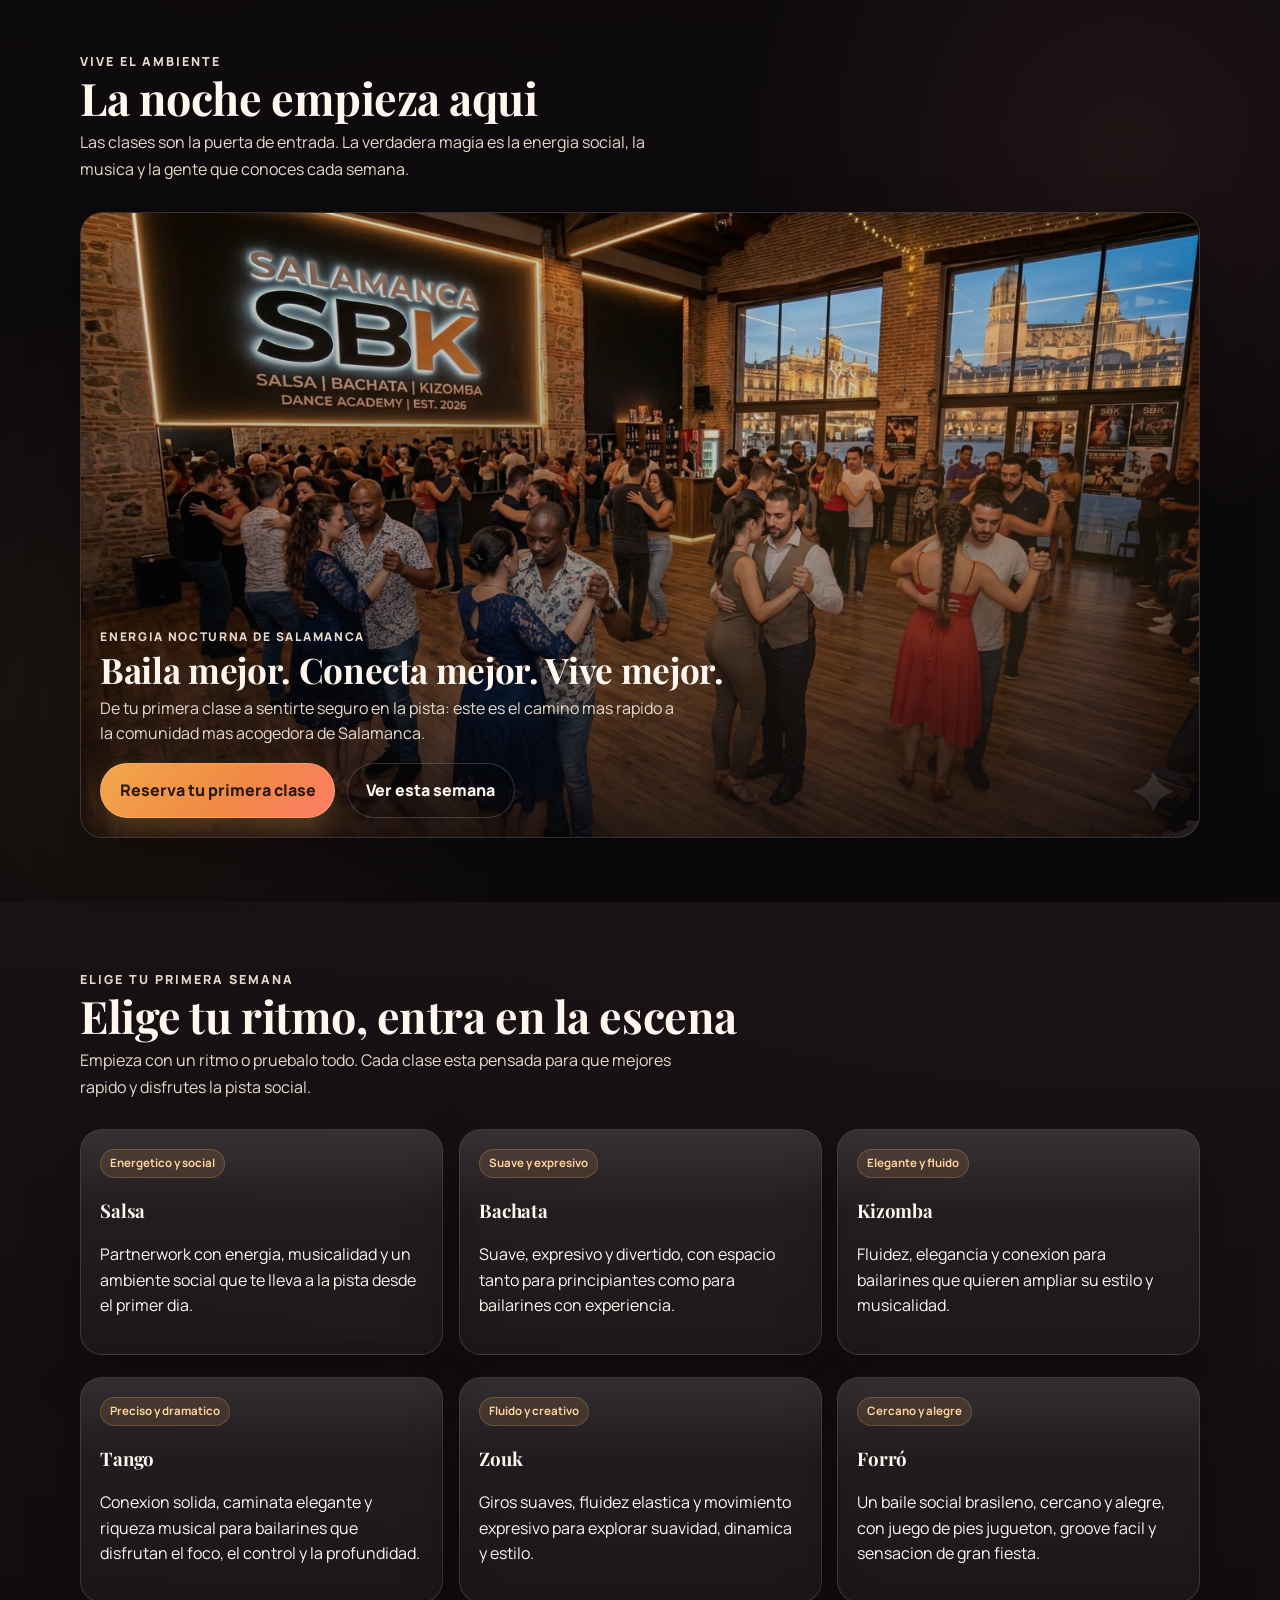
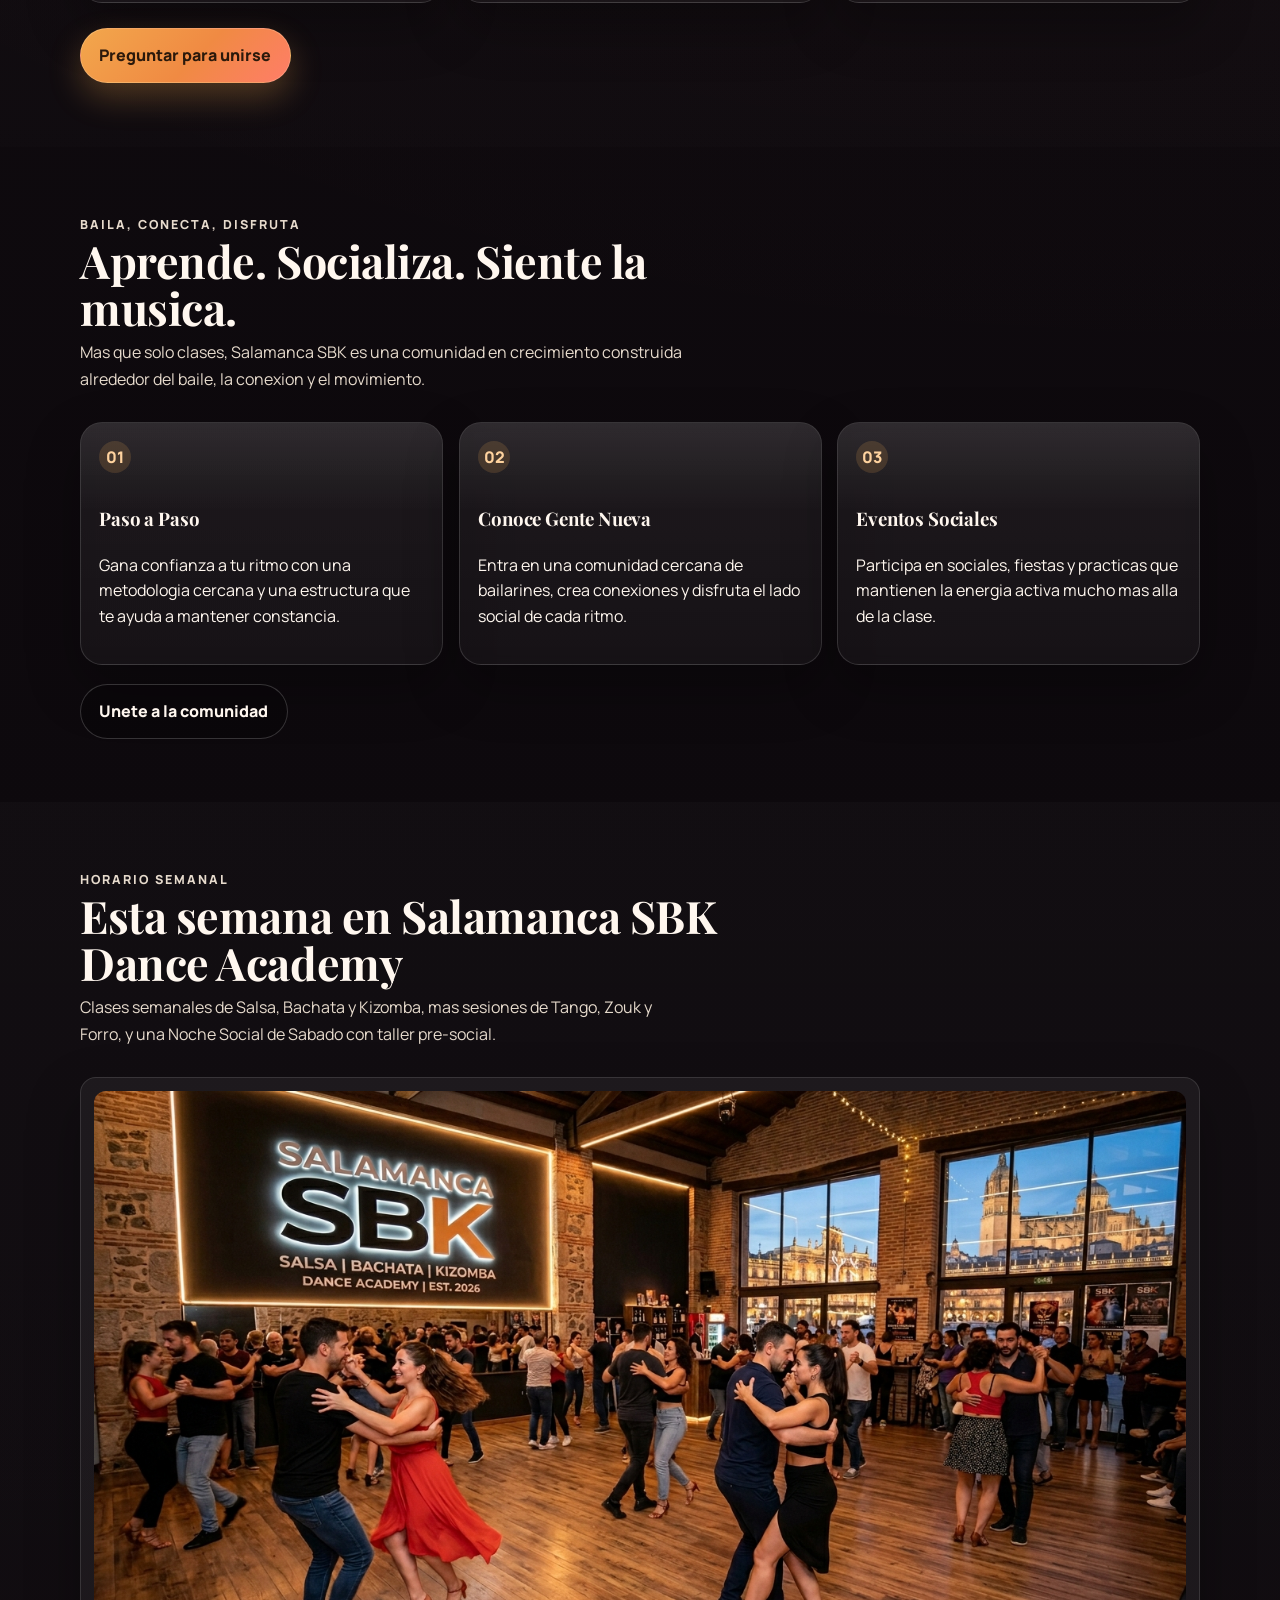
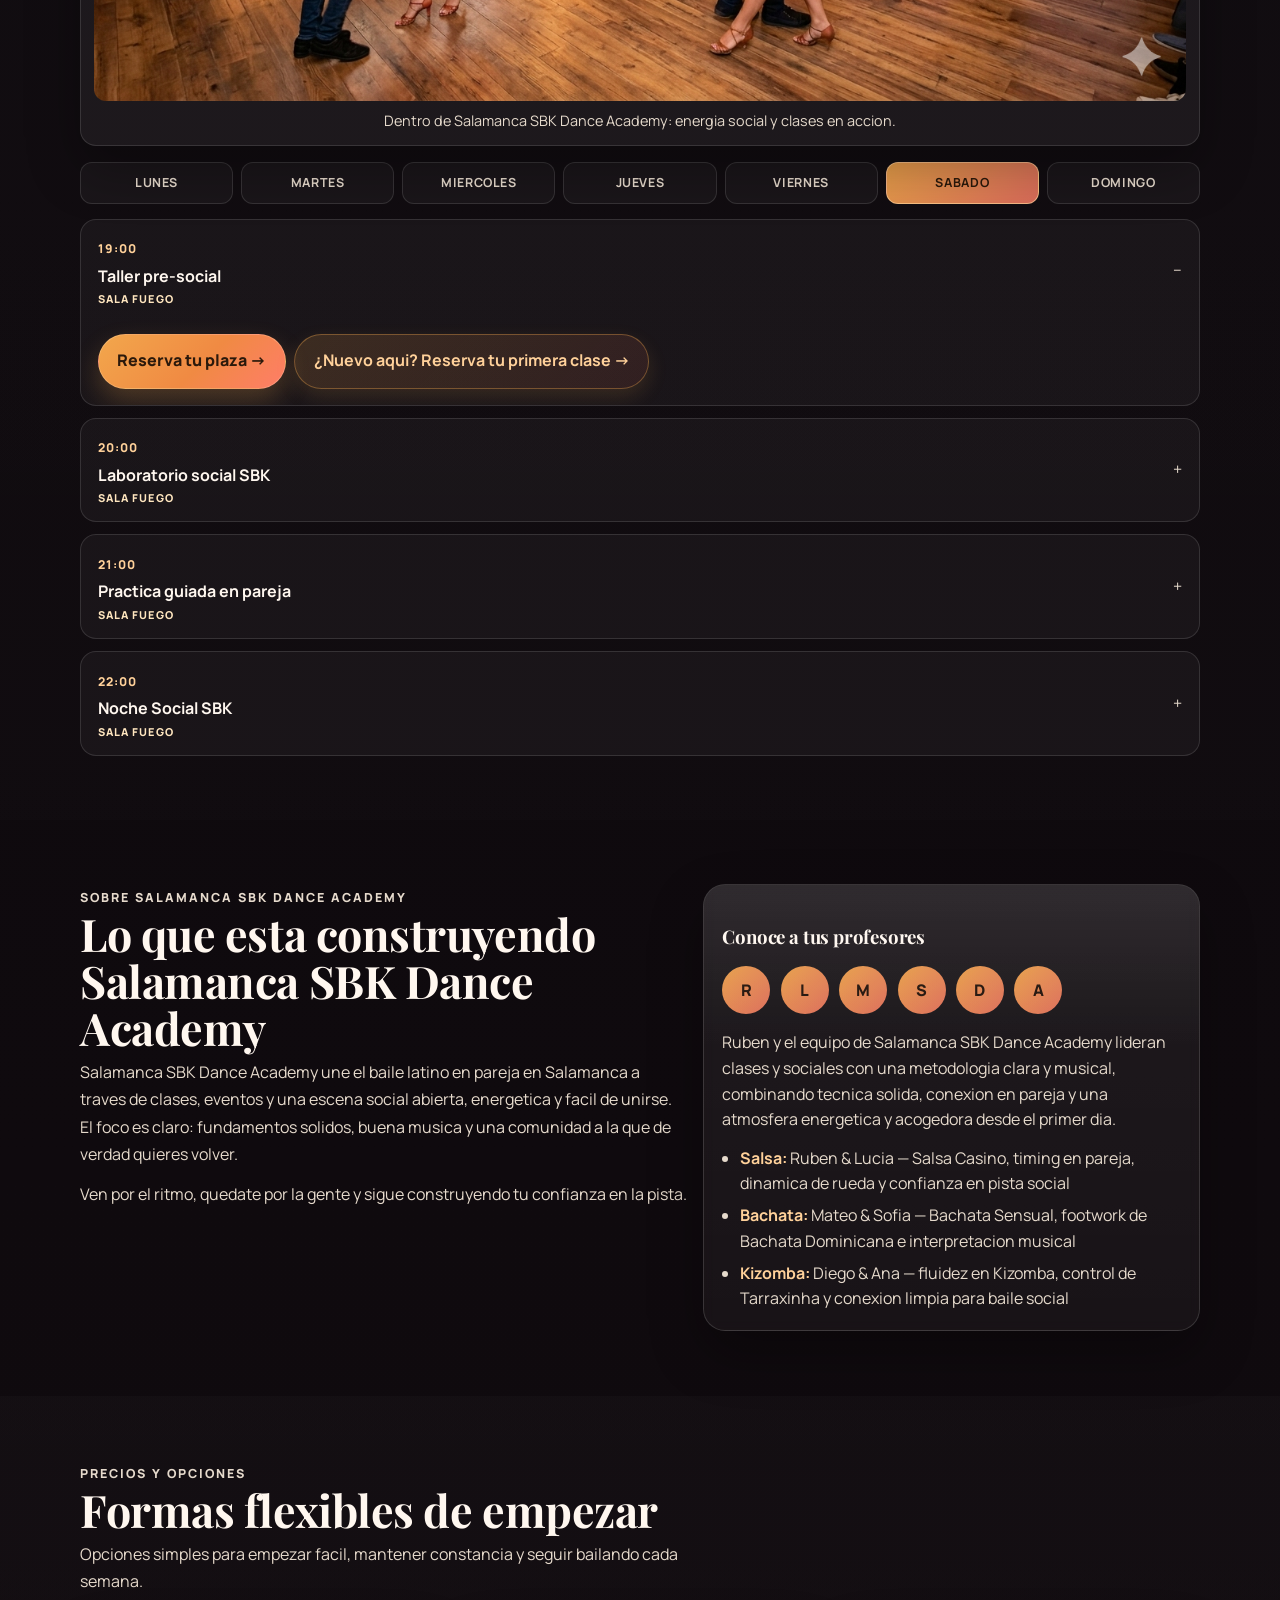
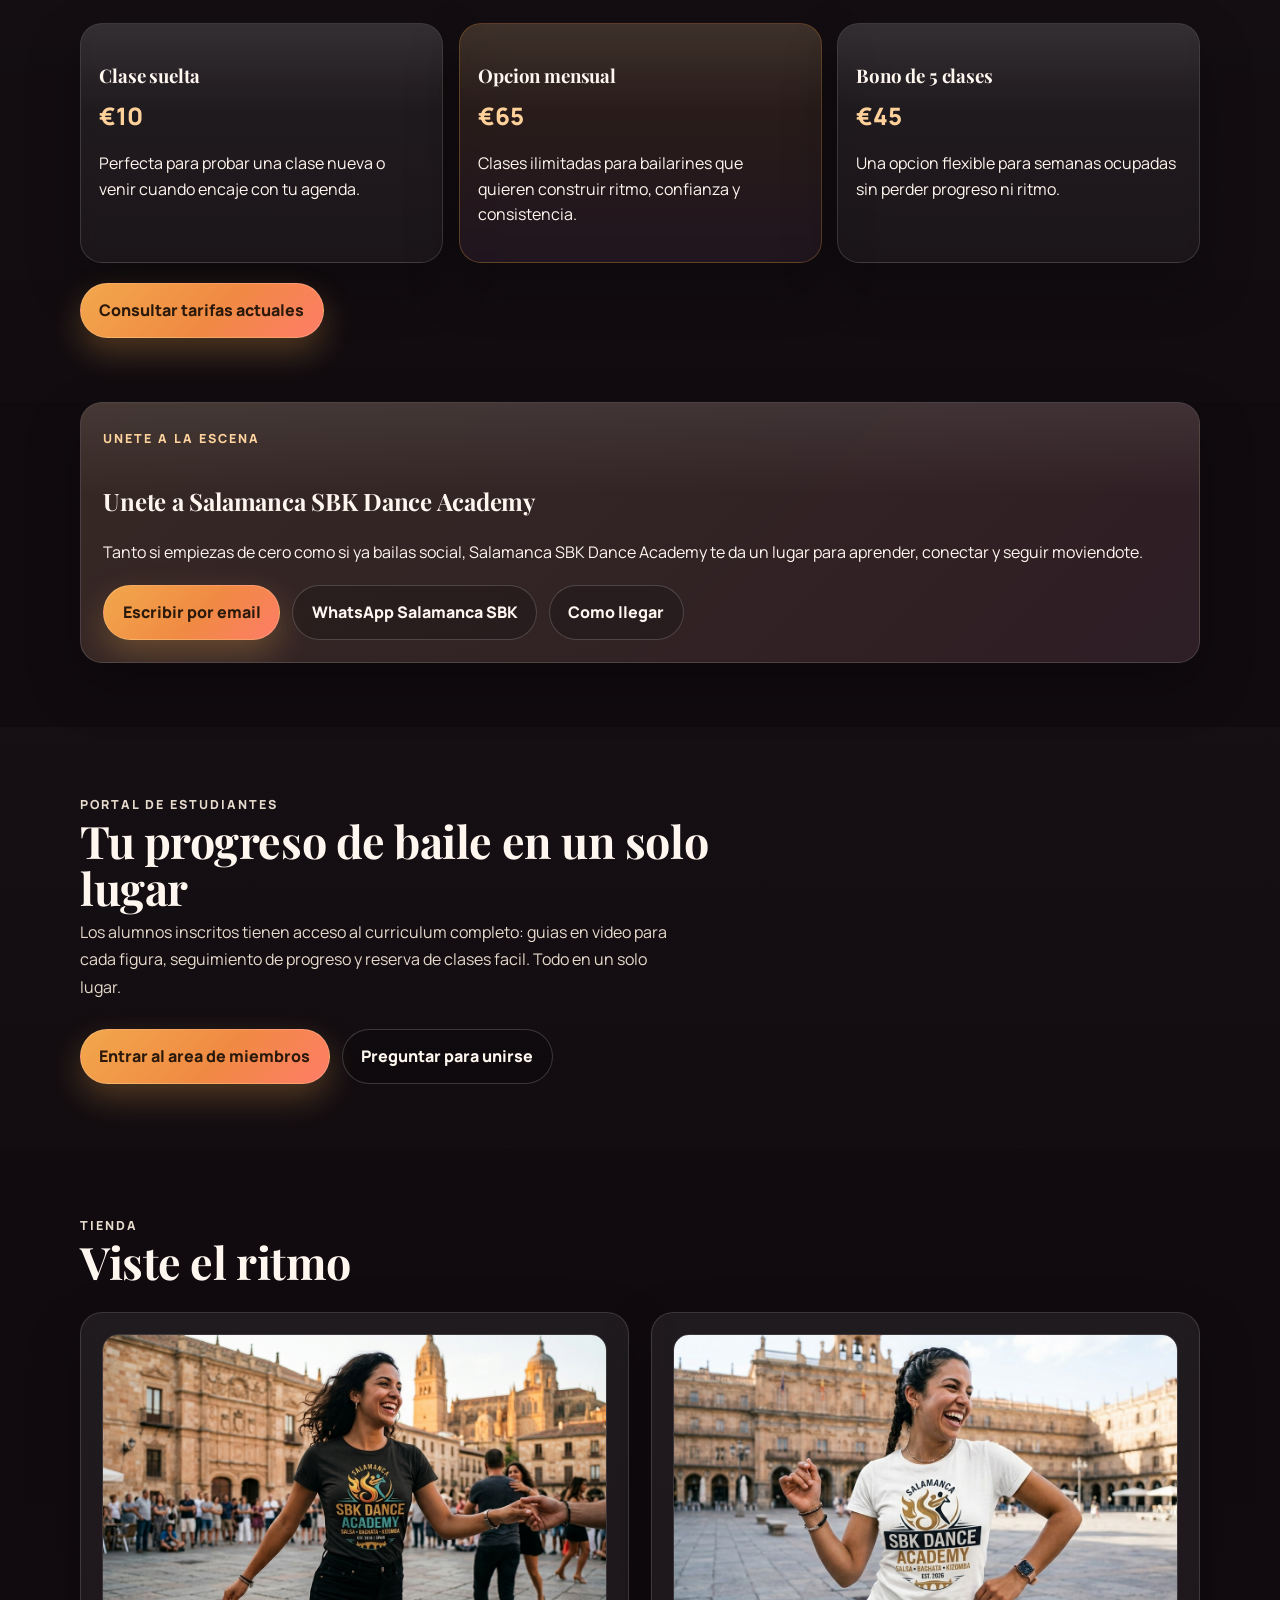
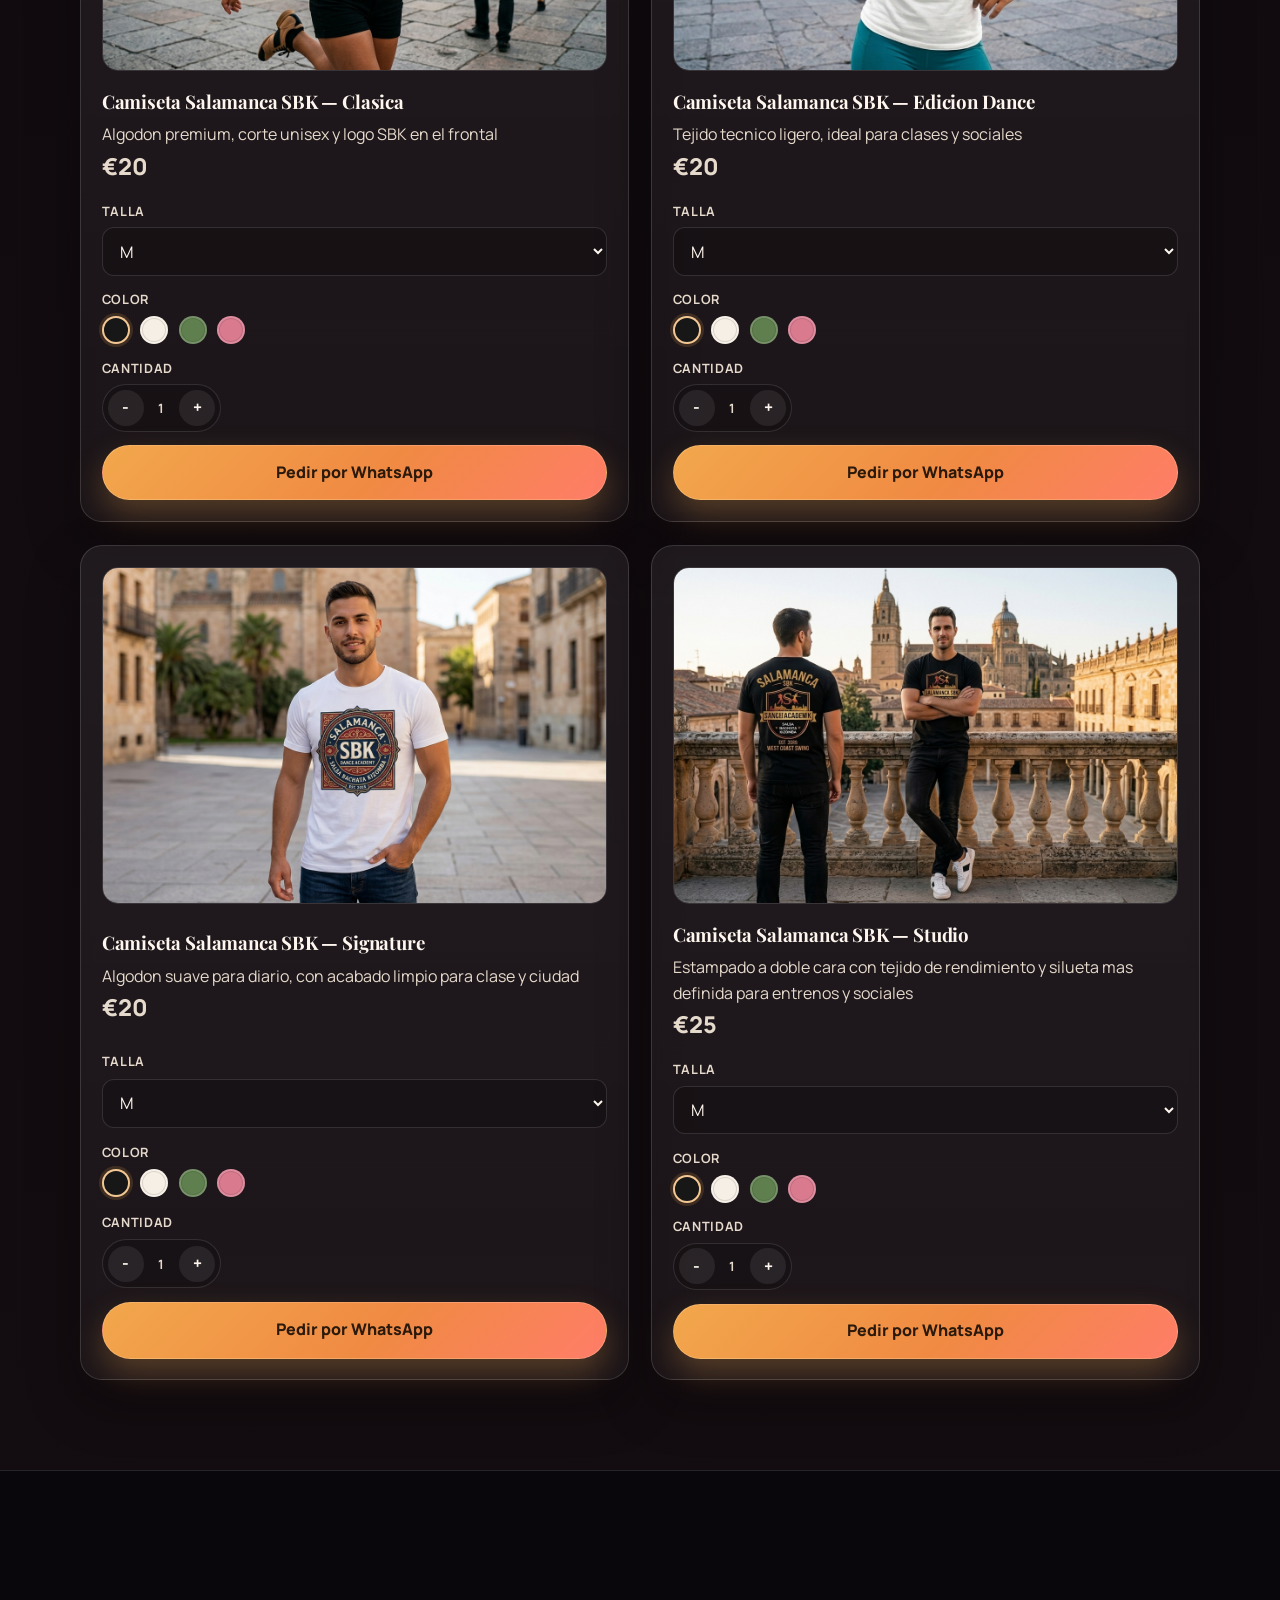
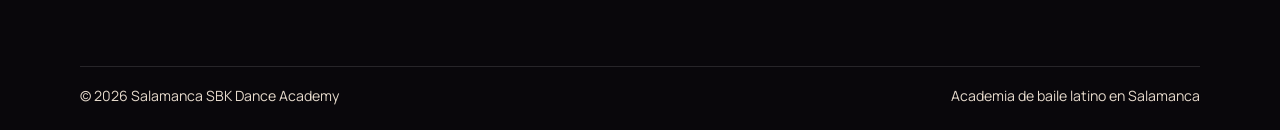
<file: es/index.html>
<!DOCTYPE html>
<html lang="es">
<head>
  <meta charset="UTF-8" />
  <meta name="viewport" content="width=device-width, initial-scale=1.0" />
  <title>Salamanca SBK Dance Academy | Salsa, Bachata y Kizomba en Salamanca</title>
  <meta
    name="description"
    content="Salamanca SBK Dance Academy une Salsa, Bachata y Kizomba en Salamanca con clases, sociales y novedades semanales, ademas de sesiones dedicadas de Tango, Zouk y Forro."
  />
  <link rel="canonical" href="https://salamancasbk.es/es/" />
  <link rel="alternate" hreflang="en" href="https://salamancasbk.es/" />
  <link rel="alternate" hreflang="es" href="https://salamancasbk.es/es/" />
  <link rel="alternate" hreflang="x-default" href="https://salamancasbk.es/" />
  <meta property="og:title" content="Salamanca SBK Dance Academy | Salsa, Bachata y Kizomba en Salamanca" />
  <meta property="og:description" content="Salamanca SBK Dance Academy une Salsa, Bachata y Kizomba en Salamanca con clases, sociales y novedades semanales, ademas de sesiones dedicadas de Tango, Zouk y Forro." />
  <meta property="og:type" content="website" />
  <meta property="og:url" content="https://salamancasbk.es/es/" />
  <meta property="og:image" content="https://salamancasbk.es/images/social-preview.jpg" />
  <meta property="og:image:secure_url" content="https://salamancasbk.es/images/social-preview.jpg" />
  <meta property="og:image:type" content="image/jpeg" />
  <meta property="og:image:width" content="1200" />
  <meta property="og:image:height" content="654" />
  <meta name="twitter:card" content="summary_large_image" />
  <meta name="twitter:image" content="https://salamancasbk.es/images/social-preview.jpg" />
  <meta name="color-scheme" content="dark" />
  <meta name="theme-color" content="#130d11" />
  <link rel="preconnect" href="https://fonts.googleapis.com" />
  <link rel="preconnect" href="https://fonts.gstatic.com" crossorigin />
  <link href="https://fonts.googleapis.com/css2?family=Manrope:wght@400;500;600;700;800&family=Playfair+Display:wght@700;800;900&display=swap" rel="stylesheet" />
  <link rel="stylesheet" href="../styles.css" />
</head>
<body id="top">
  <header class="site-header">
    <div class="container header-inner">
      <a class="brand" href="#top">
        <span class="brand-mark">S</span>
        <span>Salamanca SBK Dance Academy</span>
      </a>

      <button class="menu-toggle" id="menu-toggle" aria-expanded="false" aria-controls="site-nav" aria-label="Toggle navigation">
        <span></span><span></span><span></span>
      </button>

      <nav class="site-nav" id="site-nav">
        <a href="#classes">Clases</a>
        <a href="#experience">Experiencia</a>
        <a href="#schedule">Horario</a>
        <a href="#pricing">Precios</a>
        <a href="#contact">Contacto</a>
        <a href="#shop">Tienda</a>
        <div class="nav-lang-group" role="group" aria-label="Selector de idioma">
          <a class="nav-lang" href="/">EN</a>
          <a class="nav-lang nav-lang-active" href="/es/" aria-current="page">ES</a>
        </div>
        <a class="nav-members" href="https://salamancasbk.es/members/" target="_blank" rel="noopener noreferrer">Miembros</a>
      </nav>
    </div>
  </header>

  <main>
    <section class="hero">
      <div class="hero-slide hero-slide--1" aria-hidden="true"></div>
      <div class="hero-slide hero-slide--2" aria-hidden="true"></div>
      <div class="hero-slide hero-slide--3" aria-hidden="true"></div>
      <div class="container hero-grid">
        <div class="hero-content">
          <div class="hero-copy">
            <p class="eyebrow">SALAMANCA SBK | MOVIMIENTO SOCIAL DE BAILE</p>
            <h1>La comunidad #1 de Salsa, Bachata y Kizomba en Salamanca</h1>
            <p class="lead">
              Aprende a bailar, conoce gente increible y forma parte del ambiente social mas vibrante de la ciudad, sin pareja y sin experiencia previa.
            </p>

            <div class="hero-actions">
              <a href="https://wa.me/34659376099?text=Hola%20Salamanca%20SBK%2C%20quiero%20reservar%20mi%20primera%20clase." target="_blank" rel="noopener noreferrer" class="button">Reserva tu primera clase</a>
              <a href="#vibe" class="button secondary">Mira el ambiente</a>
            </div>

            <p class="hero-note">Aqui es donde Salamanca viene a bailar, conectar y construir una vida social con energia real.</p>
          </div>

          <aside class="hero-card">
            <p class="card-label">POR QUE LA GENTE SE UNE</p>
            <ul class="hero-list">
              <li>Clases seguras para principiantes, con guia clara y sin presion</li>
              <li>Sociales y eventos semanales para conocer gente con facilidad</li>
              <li>Una vibra premium que se vive como estilo de vida, no como una clase</li>
            </ul>
            <a class="text-link" href="#proof">Descubre por que cada vez se suma mas gente -></a>
          </aside>
        </div>

      </div>

      <a class="scroll-cue" href="#joy">Desliza para explorar ↓</a>
    </section>

    <section class="proof-strip" id="proof" aria-label="Pruebas de comunidad">
      <div class="container proof-grid">
        <article class="proof-item">
          <strong>1,200+</strong>
          <span>Bailarines alcanzados</span>
        </article>
        <article class="proof-item">
          <div class="proof-rating">
            <strong>4.9/5</strong>
            <span class="proof-stars" aria-label="4.9 de 5 estrellas">
              <span class="proof-stars-main" aria-hidden="true">&#9733;&#9733;&#9733;&#9733;</span><span class="proof-stars-last" aria-hidden="true">&#9733;</span>
            </span>
          </div>
          <span>Valoracion de la comunidad</span>
        </article>
        <article class="proof-item">
          <strong>3+</strong>
          <span>Sociales + eventos semanales</span>
        </article>
        <article class="proof-item">
          <strong>Cero presion</strong>
          <span>Sin pareja. Sin experiencia.</span>
        </article>
      </div>
    </section>

    <section id="joy" class="section">
      <div class="container">
        <div class="section-heading">
          <p class="eyebrow">MUCHO MAS QUE CLASES</p>
          <h2>Descubre la alegria de bailar</h2>
          <p>
            En Salamanca SBK Dance Academy, bailar es conexion, energia y ritmo compartido. Desde tus primeros pasos hasta el baile social,
            unimos clases cercanas, eventos locales y una comunidad que hace facil volver cada semana.
          </p>
        </div>

        <div class="quote-grid">
          <article class="quote-card quote-card--maria">
            <div class="quote-photo">
              <img src="../images/Salamanca%20SBK%20t-shirt%20white.PNG" alt="Maria wearing the Salamanca SBK white t-shirt" loading="lazy" />
            </div>
            <p>"Ambiente acogedor, energia brutal y una comunidad que te hace volver cada semana."</p>
            <strong>Maria</strong>
          </article>
          <article class="quote-card quote-card--carlos">
            <div class="quote-photo">
              <img src="../images/Salamanca%20SBK%20t-shirt%20white%20M.PNG" alt="Carlos wearing the Salamanca SBK white t-shirt" loading="lazy" />
            </div>
            <p>"Salamanca SBK me lo puso facil para empezar a bailar y sentirme parte de la escena local."</p>
            <strong>Carlos Torres</strong>
          </article>
          <article class="quote-card quote-card--laura">
            <div class="quote-photo">
              <img src="../images/Salamanca%20SBK%20t-shirt%20black.PNG" alt="Laura and Diego wearing the Salamanca SBK black t-shirt" loading="lazy" />
            </div>
            <p>"Una mezcla perfecta de aprendizaje, sociales y buena gente. Es mucho mas que un horario de clases."</p>
            <strong>Laura + Diego</strong>
          </article>
        </div>
      </div>
    </section>

    <section id="vibe" class="section section-luxe">
      <div class="container">
        <div class="section-heading">
          <p class="eyebrow">VIVE EL AMBIENTE</p>
          <h2>La noche empieza aqui</h2>
          <p>
            Las clases son la puerta de entrada. La verdadera magia es la energia social, la musica y la gente que conoces cada semana.
          </p>
        </div>

        <article class="vibe-feature">
          <img src="../images/Salamanca%20SBK%20K.PNG" alt="Noche social de baile en Salamanca SBK" loading="lazy" />
          <div class="vibe-overlay">
            <p class="vibe-kicker">ENERGIA NOCTURNA DE SALAMANCA</p>
            <h3>Baila mejor. Conecta mejor. Vive mejor.</h3>
            <p>De tu primera clase a sentirte seguro en la pista: este es el camino mas rapido a la comunidad mas acogedora de Salamanca.</p>
            <div class="vibe-actions">
              <a class="button" href="https://wa.me/34659376099?text=Hola%20Salamanca%20SBK%2C%20quiero%20reservar%20mi%20primera%20clase." target="_blank" rel="noopener noreferrer">Reserva tu primera clase</a>
              <a class="button secondary" href="#schedule">Ver esta semana</a>
            </div>
          </div>
        </article>
      </div>
    </section>

    <section id="classes" class="section section-alt">
      <div class="container">
        <div class="section-heading">
          <p class="eyebrow">ELIGE TU PRIMERA SEMANA</p>
          <h2>Elige tu ritmo, entra en la escena</h2>
          <p>
            Empieza con un ritmo o pruebalo todo. Cada clase esta pensada para que mejores rapido y disfrutes la pista social.
          </p>
        </div>

        <div class="class-strip">
          <article class="class-card">
            <span class="class-tag">Energetico y social</span>
            <h3>Salsa</h3>
            <p>Partnerwork con energia, musicalidad y un ambiente social que te lleva a la pista desde el primer dia.</p>
          </article>

          <article class="class-card">
            <span class="class-tag">Suave y expresivo</span>
            <h3>Bachata</h3>
            <p>Suave, expresivo y divertido, con espacio tanto para principiantes como para bailarines con experiencia.</p>
          </article>

          <article class="class-card">
            <span class="class-tag">Elegante y fluido</span>
            <h3>Kizomba</h3>
            <p>Fluidez, elegancia y conexion para bailarines que quieren ampliar su estilo y musicalidad.</p>
          </article>
        </div>

        <div class="class-strip class-strip-secondary">
          <article class="class-card">
            <span class="class-tag">Preciso y dramatico</span>
            <h3>Tango</h3>
            <p>Conexion solida, caminata elegante y riqueza musical para bailarines que disfrutan el foco, el control y la profundidad.</p>
          </article>

          <article class="class-card">
            <span class="class-tag">Fluido y creativo</span>
            <h3>Zouk</h3>
            <p>Giros suaves, fluidez elastica y movimiento expresivo para explorar suavidad, dinamica y estilo.</p>
          </article>

          <article class="class-card">
            <span class="class-tag">Cercano y alegre</span>
            <h3>Forró</h3>
            <p>Un baile social brasileno, cercano y alegre, con juego de pies jugueton, groove facil y sensacion de gran fiesta.</p>
          </article>
        </div>

        <div class="center-action">
          <a class="button" href="#contact">Preguntar para unirse</a>
        </div>
      </div>
    </section>

    <section id="experience" class="section">
      <div class="container">
        <div class="section-heading">
          <p class="eyebrow">BAILA, CONECTA, DISFRUTA</p>
          <h2>Aprende. Socializa. Siente la musica.</h2>
          <p>
            Mas que solo clases, Salamanca SBK es una comunidad en crecimiento construida alrededor del baile, la conexion y el movimiento.
          </p>
        </div>

        <div class="feature-grid">
          <article class="feature-card">
            <span>01</span>
            <h3>Paso a Paso</h3>
            <p>Gana confianza a tu ritmo con una metodologia cercana y una estructura que te ayuda a mantener constancia.</p>
          </article>

          <article class="feature-card">
            <span>02</span>
            <h3>Conoce Gente Nueva</h3>
            <p>Entra en una comunidad cercana de bailarines, crea conexiones y disfruta el lado social de cada ritmo.</p>
          </article>

          <article class="feature-card">
            <span>03</span>
            <h3>Eventos Sociales</h3>
            <p>Participa en sociales, fiestas y practicas que mantienen la energia activa mucho mas alla de la clase.</p>
          </article>
        </div>

        <div class="center-action">
          <a class="button secondary" href="#contact">Unete a la comunidad</a>
        </div>
      </div>
    </section>

    <section id="schedule" class="section section-alt">
      <div class="container">
        <div class="section-heading">
          <p class="eyebrow">HORARIO SEMANAL</p>
          <h2>Esta semana en Salamanca SBK Dance Academy</h2>
          <p>Clases semanales de Salsa, Bachata y Kizomba, mas sesiones de Tango, Zouk y Forro, y una Noche Social de Sabado con taller pre-social.</p>
        </div>

        <figure class="schedule-poster">
          <img src="../images/Salamanca%20SBK.PNG" alt="Ambiente de baile en Salamanca SBK" loading="lazy" />
          <figcaption>Dentro de Salamanca SBK Dance Academy: energia social y clases en accion.</figcaption>
        </figure>

        <div class="schedule-interactive" id="interactive-schedule">
          <div class="schedule-day-tabs" id="schedule-day-tabs" role="tablist" aria-label="Dias de clase"></div>
          <div class="schedule-day-panel" id="schedule-day-panel" aria-live="polite"></div>
        </div>

      </div>
    </section>

    <section id="about" class="section">
      <div class="container about-grid">
        <div>
          <div class="section-heading compact-heading">
            <p class="eyebrow">SOBRE SALAMANCA SBK DANCE ACADEMY</p>
            <h2>Lo que esta construyendo Salamanca SBK Dance Academy</h2>
            <p>
              Salamanca SBK Dance Academy une el baile latino en pareja en Salamanca a traves de clases, eventos y una escena social abierta,
              energetica y facil de unirse. El foco es claro: fundamentos solidos, buena musica y una comunidad a la que de verdad quieres volver.
            </p>
          </div>
          <p class="about-note">Ven por el ritmo, quedate por la gente y sigue construyendo tu confianza en la pista.</p>
        </div>

        <div class="instructor-card">
          <h3>Conoce a tus profesores</h3>
          <div class="avatar-row">
            <div class="avatar-badge">R</div>
            <div class="avatar-badge">L</div>
            <div class="avatar-badge">M</div>
            <div class="avatar-badge">S</div>
            <div class="avatar-badge">D</div>
            <div class="avatar-badge">A</div>
          </div>
          <p class="about-note" style="margin-bottom: 0.8rem;">
            Ruben y el equipo de Salamanca SBK Dance Academy lideran clases y sociales con una metodologia clara y musical,
            combinando tecnica solida, conexion en pareja y una atmosfera energetica y acogedora desde el primer dia.
          </p>
          <ul class="mini-list">
            <li><strong class="pair-role">Salsa:</strong> Ruben &amp; Lucia — Salsa Casino, timing en pareja, dinamica de rueda y confianza en pista social</li>
            <li><strong class="pair-role">Bachata:</strong> Mateo &amp; Sofia — Bachata Sensual, footwork de Bachata Dominicana e interpretacion musical</li>
            <li><strong class="pair-role">Kizomba:</strong> Diego &amp; Ana — fluidez en Kizomba, control de Tarraxinha y conexion limpia para baile social</li>
          </ul>
        </div>
      </div>
    </section>

    <section id="pricing" class="section section-alt">
      <div class="container">
        <div class="section-heading">
          <p class="eyebrow">PRECIOS Y OPCIONES</p>
          <h2>Formas flexibles de empezar</h2>
          <p>Opciones simples para empezar facil, mantener constancia y seguir bailando cada semana.</p>
        </div>

        <div class="pricing-grid">
          <article class="pricing-card">
            <h3>Clase suelta</h3>
            <p class="price">€10</p>
            <p>Perfecta para probar una clase nueva o venir cuando encaje con tu agenda.</p>
          </article>

          <article class="pricing-card featured">
            <h3>Opcion mensual</h3>
            <p class="price">€65</p>
            <p>Clases ilimitadas para bailarines que quieren construir ritmo, confianza y consistencia.</p>
          </article>

          <article class="pricing-card">
            <h3>Bono de 5 clases</h3>
            <p class="price">€45</p>
            <p>Una opcion flexible para semanas ocupadas sin perder progreso ni ritmo.</p>
          </article>
        </div>

        <div class="center-action">
          <a class="button" href="#contact">Consultar tarifas actuales</a>
        </div>
      </div>
    </section>

    <section id="contact" class="section cta-section">
      <div class="container cta-card">
        <div>
          <p class="eyebrow">UNETE A LA ESCENA</p>
          <h2>Unete a Salamanca SBK Dance Academy</h2>
          <p>
            Tanto si empiezas de cero como si ya bailas social, Salamanca SBK Dance Academy te da un lugar para aprender, conectar y seguir moviendote.
          </p>
        </div>

        <div class="cta-actions">
          <a
            class="button"
            href="mailto:SalamancaSBK@gmail.com?subject=Salamanca%20SBK%20Class%20Enquiry"
            aria-label="Escribir a Salamanca SBK por email"
          >Escribir por email</a>
          <a class="button secondary" href="https://wa.me/34659376099?text=Hola%20Salamanca%20SBK%2C%20me%20gustaria%20mas%20informacion%20sobre%20las%20clases." target="_blank" rel="noopener noreferrer">WhatsApp Salamanca SBK</a>
          <a class="button secondary" href="https://www.google.com/maps/search/?api=1&amp;query=Gran%20V%C3%ADa%2C%20Salamanca" target="_blank" rel="noopener noreferrer">Como llegar</a>
        </div>
      </div>
    </section>

    <section id="student-portal" class="section section-alt">
      <div class="container">
        <div class="section-heading">
          <p class="eyebrow">PORTAL DE ESTUDIANTES</p>
          <h2>Tu progreso de baile en un solo lugar</h2>
          <p>
            Los alumnos inscritos tienen acceso al curriculum completo: guias en video para cada figura, seguimiento de progreso
            y reserva de clases facil. Todo en un solo lugar.
          </p>
        </div>

        <div class="center-action">
          <a class="button" href="https://salamancasbk.es/members/" target="_blank" rel="noopener noreferrer">Entrar al area de miembros</a>
          <a class="button secondary" href="#contact">Preguntar para unirse</a>
        </div>
      </div>
    </section>

    <section id="shop" class="section">
      <div class="container">
        <div class="section-heading">
          <p class="eyebrow">TIENDA</p>
          <h2>Viste el ritmo</h2>
        </div>

        <div class="shop-grid">
          <article class="shop-card" data-product-name="Camiseta Salamanca SBK — Clasica">
            <div class="shop-image" aria-hidden="true">
              <img src="../images/Salamanca%20SBK%20t-shirt%20black.PNG" alt="Modelo con la camiseta negra de Salamanca SBK" loading="lazy" />
            </div>

            <div class="shop-copy">
              <h3>Camiseta Salamanca SBK — Clasica</h3>
              <p>Algodon premium, corte unisex y logo SBK en el frontal</p>
              <p class="shop-price">€20</p>
            </div>

            <div class="shop-controls">
              <label class="shop-field">
                <span>Talla</span>
                <select class="shop-size" aria-label="Seleccionar talla para Camiseta Salamanca SBK Clasica">
                  <option>XS</option>
                  <option>S</option>
                  <option selected>M</option>
                  <option>L</option>
                  <option>XL</option>
                  <option>XXL</option>
                </select>
              </label>

              <div class="shop-field">
                <span>Color</span>
                <div class="shop-swatches" role="radiogroup" aria-label="Seleccionar color para Camiseta Salamanca SBK Clasica">
                  <button type="button" class="swatch is-selected" data-colour="Black" style="--swatch:#171717" aria-pressed="true"></button>
                  <button type="button" class="swatch" data-colour="White" style="--swatch:#f6efe5" aria-pressed="false"></button>
                  <button type="button" class="swatch" data-colour="Green" style="--swatch:#607f4f" aria-pressed="false"></button>
                  <button type="button" class="swatch" data-colour="Pink" style="--swatch:#d97a8f" aria-pressed="false"></button>
                </div>
              </div>

              <div class="shop-field">
                <span>Cantidad</span>
                <div class="qty-control">
                  <button type="button" class="qty-btn qty-minus" aria-label="Reducir cantidad">-</button>
                  <span class="qty-value">1</span>
                  <button type="button" class="qty-btn qty-plus" aria-label="Aumentar cantidad">+</button>
                </div>
              </div>

              <label class="shop-name-field" hidden>
                <span>Tu nombre</span>
                <input class="shop-name-input" type="text" placeholder="Escribe tu nombre" />
              </label>

              <button type="button" class="button shop-order-btn">Pedir por WhatsApp</button>
            </div>
          </article>

          <article class="shop-card" data-product-name="Camiseta Salamanca SBK — Edicion Dance">
            <div class="shop-image" aria-hidden="true">
              <img src="../images/Salamanca%20SBK%20t-shirt%20white.PNG" alt="Modelo con la camiseta blanca de Salamanca SBK" loading="lazy" />
            </div>

            <div class="shop-copy">
              <h3>Camiseta Salamanca SBK — Edicion Dance</h3>
              <p>Tejido tecnico ligero, ideal para clases y sociales</p>
              <p class="shop-price">€20</p>
            </div>

            <div class="shop-controls">
              <label class="shop-field">
                <span>Talla</span>
                <select class="shop-size" aria-label="Seleccionar talla para Camiseta Salamanca SBK Edicion Dance">
                  <option>XS</option>
                  <option>S</option>
                  <option selected>M</option>
                  <option>L</option>
                  <option>XL</option>
                  <option>XXL</option>
                </select>
              </label>

              <div class="shop-field">
                <span>Color</span>
                <div class="shop-swatches" role="radiogroup" aria-label="Seleccionar color para Camiseta Salamanca SBK Edicion Dance">
                  <button type="button" class="swatch is-selected" data-colour="Black" style="--swatch:#171717" aria-pressed="true"></button>
                  <button type="button" class="swatch" data-colour="White" style="--swatch:#f6efe5" aria-pressed="false"></button>
                  <button type="button" class="swatch" data-colour="Green" style="--swatch:#607f4f" aria-pressed="false"></button>
                  <button type="button" class="swatch" data-colour="Pink" style="--swatch:#d97a8f" aria-pressed="false"></button>
                </div>
              </div>

              <div class="shop-field">
                <span>Cantidad</span>
                <div class="qty-control">
                  <button type="button" class="qty-btn qty-minus" aria-label="Reducir cantidad">-</button>
                  <span class="qty-value">1</span>
                  <button type="button" class="qty-btn qty-plus" aria-label="Aumentar cantidad">+</button>
                </div>
              </div>

              <label class="shop-name-field" hidden>
                <span>Tu nombre</span>
                <input class="shop-name-input" type="text" placeholder="Escribe tu nombre" />
              </label>

              <button type="button" class="button shop-order-btn">Pedir por WhatsApp</button>
            </div>
          </article>

          <article class="shop-card" data-product-name="Camiseta Salamanca SBK — Signature">
            <div class="shop-image" aria-hidden="true">
              <img src="../images/Salamanca%20SBK%20t-shirt%20white%20M.PNG" alt="Modelo con la camiseta signature de Salamanca SBK" loading="lazy" />
            </div>

            <div class="shop-copy">
              <h3>Camiseta Salamanca SBK — Signature</h3>
              <p>Algodon suave para diario, con acabado limpio para clase y ciudad</p>
              <p class="shop-price">€20</p>
            </div>

            <div class="shop-controls">
              <label class="shop-field">
                <span>Talla</span>
                <select class="shop-size" aria-label="Seleccionar talla para Camiseta Salamanca SBK Signature">
                  <option>XS</option>
                  <option>S</option>
                  <option selected>M</option>
                  <option>L</option>
                  <option>XL</option>
                  <option>XXL</option>
                </select>
              </label>

              <div class="shop-field">
                <span>Color</span>
                <div class="shop-swatches" role="radiogroup" aria-label="Seleccionar color para Camiseta Salamanca SBK Signature">
                  <button type="button" class="swatch is-selected" data-colour="Black" style="--swatch:#171717" aria-pressed="true"></button>
                  <button type="button" class="swatch" data-colour="White" style="--swatch:#f6efe5" aria-pressed="false"></button>
                  <button type="button" class="swatch" data-colour="Green" style="--swatch:#607f4f" aria-pressed="false"></button>
                  <button type="button" class="swatch" data-colour="Pink" style="--swatch:#d97a8f" aria-pressed="false"></button>
                </div>
              </div>

              <div class="shop-field">
                <span>Cantidad</span>
                <div class="qty-control">
                  <button type="button" class="qty-btn qty-minus" aria-label="Reducir cantidad">-</button>
                  <span class="qty-value">1</span>
                  <button type="button" class="qty-btn qty-plus" aria-label="Aumentar cantidad">+</button>
                </div>
              </div>

              <label class="shop-name-field" hidden>
                <span>Tu nombre</span>
                <input class="shop-name-input" type="text" placeholder="Escribe tu nombre" />
              </label>

              <button type="button" class="button shop-order-btn">Pedir por WhatsApp</button>
            </div>
          </article>

          <article class="shop-card" data-product-name="Camiseta Salamanca SBK — Studio">
            <div class="shop-image" aria-hidden="true">
              <img src="../images/Salamanca%20SBK%20t-shirt%20black%20M.PNG" alt="Modelo con la camiseta studio de Salamanca SBK" loading="lazy" />
            </div>

            <div class="shop-copy">
              <h3>Camiseta Salamanca SBK — Studio</h3>
              <p>Estampado a doble cara con tejido de rendimiento y silueta mas definida para entrenos y sociales</p>
              <p class="shop-price">€25</p>
            </div>

            <div class="shop-controls">
              <label class="shop-field">
                <span>Talla</span>
                <select class="shop-size" aria-label="Seleccionar talla para Camiseta Salamanca SBK Studio">
                  <option>XS</option>
                  <option>S</option>
                  <option selected>M</option>
                  <option>L</option>
                  <option>XL</option>
                  <option>XXL</option>
                </select>
              </label>

              <div class="shop-field">
                <span>Color</span>
                <div class="shop-swatches" role="radiogroup" aria-label="Seleccionar color para Camiseta Salamanca SBK Studio">
                  <button type="button" class="swatch is-selected" data-colour="Black" style="--swatch:#171717" aria-pressed="true"></button>
                  <button type="button" class="swatch" data-colour="White" style="--swatch:#f6efe5" aria-pressed="false"></button>
                  <button type="button" class="swatch" data-colour="Green" style="--swatch:#607f4f" aria-pressed="false"></button>
                  <button type="button" class="swatch" data-colour="Pink" style="--swatch:#d97a8f" aria-pressed="false"></button>
                </div>
              </div>

              <div class="shop-field">
                <span>Cantidad</span>
                <div class="qty-control">
                  <button type="button" class="qty-btn qty-minus" aria-label="Reducir cantidad">-</button>
                  <span class="qty-value">1</span>
                  <button type="button" class="qty-btn qty-plus" aria-label="Aumentar cantidad">+</button>
                </div>
              </div>

              <label class="shop-name-field" hidden>
                <span>Tu nombre</span>
                <input class="shop-name-input" type="text" placeholder="Escribe tu nombre" />
              </label>

              <button type="button" class="button shop-order-btn">Pedir por WhatsApp</button>
            </div>
          </article>
        </div>
      </div>
    </section>
  </main>

  <a
    class="whatsapp-float"
    href="https://wa.me/34659376099?text=Hola%20Salamanca%20SBK%2C%20quiero%20reservar%20una%20clase."
    target="_blank"
    rel="noopener noreferrer"
    aria-label="Contactar con Salamanca SBK por WhatsApp"
  ><svg class="wa-icon" viewBox="0 0 16 16" aria-hidden="true" focusable="false"><path fill="currentColor" d="M13.601 2.326A7.85 7.85 0 0 0 7.994 0C3.627 0 .068 3.558.064 7.926c0 1.399.366 2.76 1.057 3.965L0 16l4.204-1.102a7.9 7.9 0 0 0 3.79.965h.004c4.368 0 7.926-3.558 7.93-7.93A7.9 7.9 0 0 0 13.6 2.326zM7.994 14.521a6.6 6.6 0 0 1-3.356-.92l-.24-.144-2.494.654.666-2.433-.156-.251a6.56 6.56 0 0 1-1.007-3.505c0-3.626 2.957-6.584 6.591-6.584a6.56 6.56 0 0 1 4.66 1.931 6.56 6.56 0 0 1 1.928 4.66c-.004 3.639-2.961 6.592-6.592 6.592m3.615-4.934c-.197-.099-1.17-.578-1.353-.646-.182-.065-.315-.099-.445.099-.133.197-.513.646-.627.775-.114.133-.232.148-.43.05-.197-.1-.836-.308-1.592-.985-.59-.525-.985-1.175-1.103-1.372-.114-.198-.011-.304.088-.403.087-.088.197-.232.296-.346.1-.114.133-.198.198-.33.065-.134.034-.248-.015-.347-.05-.099-.445-1.076-.612-1.47-.16-.389-.323-.335-.445-.34-.114-.007-.247-.007-.38-.007a.73.73 0 0 0-.529.247c-.182.198-.691.677-.691 1.654s.71 1.916.81 2.049c.098.133 1.394 2.132 3.383 2.992.47.205.84.326 1.129.418.475.152.904.129 1.246.08.38-.058 1.171-.48 1.338-.943.164-.464.164-.86.114-.943-.049-.084-.182-.133-.38-.232"/></svg></a>

  <footer class="site-footer">
    <div class="container footer-grid">
      <div>
        <h3>Salamanca SBK Dance Academy</h3>
        <p>Clases de Salsa, Bachata y Kizomba en Salamanca, con sesiones dedicadas de Tango, Zouk y Forro cada semana.</p>
      </div>

      <div>
        <h4>Contacto</h4>
        <ul>
          <li><a href="mailto:SalamancaSBK@gmail.com?subject=Consulta%20de%20clases%20Salamanca%20SBK">Email Salamanca SBK</a></li>
          <li><a href="https://wa.me/34659376099?text=Hola%20Salamanca%20SBK%2C%20me%20gustaria%20mas%20informacion%20sobre%20las%20clases." target="_blank" rel="noopener noreferrer">WhatsApp Salamanca SBK</a></li>
          <li><a href="https://www.google.com/maps/search/?api=1&amp;query=Gran%20V%C3%ADa%2C%20Salamanca" target="_blank" rel="noopener noreferrer">Gran Vía, Salamanca</a></li>
        </ul>
      </div>

      <div>
        <h4>Estilos</h4>
        <ul>
          <li>Salsa Cubana, Salsa en L&iacute;nea &amp; Rueda de Casino</li>
          <li>Bachata Sensual &amp; Dominicana</li>
          <li>Kizomba, Urban Kiz &amp; Tarraxinha</li>
        </ul>
      </div>

      <div>
        <h4>Accesos rapidos</h4>
        <ul>
          <li><a href="#schedule">Horario semanal</a></li>
          <li><a href="#pricing">Precios</a></li>
          <li><a href="https://wa.me/34659376099?text=Hola%20Salamanca%20SBK%2C%20quiero%20reservar%20mi%20primera%20clase." target="_blank" rel="noopener noreferrer">Reserva tu primera clase</a></li>
        </ul>
      </div>
    </div>

    <div class="container footer-bottom">
      <span>© <span id="year"></span> Salamanca SBK Dance Academy</span>
      <span>Academia de baile latino en Salamanca</span>
    </div>
  </footer>

  <script src="../script.js"></script>
</body>
</html>
</file>
<file: styles.css>
:root {
  --bg: #130d11;
  --bg-soft: #1a1117;
  --surface: rgba(255, 255, 255, 0.06);
  --surface-strong: #231721;
  --text: #fff7ef;
  --muted: #e6dacc;
  --line: rgba(255, 255, 255, 0.12);
  --accent: #f2a74c;
  --accent-2: #ffd19a;
  --accent-3: #ff7d68;
  --shadow: 0 22px 54px rgba(0, 0, 0, 0.3);
  --radius: 22px;
  --radius-sm: 16px;
  --font-body: "Manrope", "Segoe UI", Arial, sans-serif;
  --font-display: "Playfair Display", Georgia, serif;
}

* {
  box-sizing: border-box;
}

html {
  scroll-behavior: smooth;
  scroll-padding-top: 86px;
}

body {
  margin: 0;
  font-family: var(--font-body);
  background:
    radial-gradient(circle at 8% -10%, rgba(242, 167, 76, 0.08), transparent 34%),
    radial-gradient(circle at 92% 10%, rgba(255, 125, 104, 0.06), transparent 30%),
    linear-gradient(180deg, var(--bg), #0d090d 42%, #130c10);
  color: var(--text);
  line-height: 1.6;
}

h1,
h2,
.brand,
h3 {
  font-family: var(--font-display);
  letter-spacing: -0.01em;
}

img {
  max-width: 100%;
  display: block;
}

button,
a {
  font: inherit;
}

a {
  color: inherit;
  text-decoration: none;
}

.container {
  width: min(1120px, calc(100% - 1.4rem));
  margin: 0 auto;
}

.site-header {
  position: sticky;
  top: 0;
  z-index: 20;
  background: rgba(17, 12, 16, 0.8);
  backdrop-filter: blur(16px);
  border-bottom: 1px solid var(--line);
}

.header-inner {
  min-height: 76px;
  display: flex;
  align-items: center;
  justify-content: space-between;
  gap: 1rem;
}

.brand {
  display: inline-flex;
  align-items: center;
  gap: 0.7rem;
  font-size: 1.18rem;
  font-weight: 800;
}

.brand-mark {
  width: 2rem;
  height: 2rem;
  display: grid;
  place-items: center;
  border-radius: 12px;
  background: linear-gradient(135deg, var(--accent), var(--accent-3));
  color: #25170c;
  font-weight: 800;
  box-shadow: 0 12px 28px rgba(242, 167, 76, 0.24);
}

.menu-toggle {
  display: inline-flex;
  flex-direction: column;
  gap: 4px;
  padding: 0.2rem;
  border: 0;
  background: transparent;
}

.menu-toggle span {
  width: 24px;
  height: 2px;
  background: var(--text);
}

.site-nav {
  position: absolute;
  top: calc(100% + 1px);
  right: 0.7rem;
  left: 0.7rem;
  display: none;
  flex-direction: column;
  align-items: flex-start;
  gap: 0.85rem;
  padding: 1rem;
  border-radius: 18px;
  border: 1px solid var(--line);
  background: rgba(19, 13, 17, 0.97);
}

.site-nav.is-open {
  display: flex;
}

.site-nav a {
  color: var(--muted);
  font-weight: 600;
  letter-spacing: 0.03em;
  text-transform: uppercase;
  font-size: 0.77rem;
}

.site-nav a:hover {
  color: var(--text);
}

.site-nav .nav-members {
  display: inline-flex;
  align-items: center;
  justify-content: center;
  min-height: 34px;
  padding: 0.42rem 0.72rem;
  border-radius: 999px;
  border: 1px solid rgba(242, 167, 76, 0.6);
  background: rgba(242, 167, 76, 0.1);
  color: var(--accent-2);
}

.site-nav .nav-members:hover {
  color: #2b190b;
  background: linear-gradient(135deg, rgba(242, 167, 76, 0.95), rgba(255, 125, 104, 0.85));
  border-color: rgba(255, 209, 154, 0.85);
}

.site-nav .nav-lang-group {
  display: inline-flex;
  align-self: flex-start;
  align-items: center;
  gap: 0.18rem;
  min-height: 34px;
  padding: 0.16rem;
  border-radius: 999px;
  border: 1px solid rgba(255, 255, 255, 0.22);
  background: linear-gradient(180deg, rgba(255, 255, 255, 0.08), rgba(255, 255, 255, 0.02));
  box-shadow: inset 0 1px 0 rgba(255, 255, 255, 0.08);
}

.site-nav .nav-lang {
  display: inline-flex;
  align-items: center;
  justify-content: center;
  min-height: 30px;
  min-width: 42px;
  padding: 0.28rem 0.54rem;
  border-radius: 999px;
  border: 0;
  font-size: 0.72rem;
  letter-spacing: 0.08em;
}

.site-nav .nav-lang:hover {
  color: var(--text);
  background: rgba(255, 255, 255, 0.08);
}

.site-nav .nav-lang-active {
  color: #2b190b;
  border-color: rgba(255, 209, 154, 0.7);
  background: linear-gradient(135deg, rgba(242, 167, 76, 0.95), rgba(255, 125, 104, 0.84));
  box-shadow: 0 6px 14px rgba(242, 167, 76, 0.28);
}

.hero {
  position: relative;
  overflow: hidden;
  padding: 4.5rem 0 3.5rem;
  background: var(--bg);
}

.hero::before {
  content: "";
  position: absolute;
  inset: 0;
  z-index: 1;
  background:
    radial-gradient(circle at top left, rgba(242, 167, 76, 0.18), transparent 38%),
    radial-gradient(circle at bottom right, rgba(255, 125, 104, 0.14), transparent 34%),
    linear-gradient(135deg, rgba(53, 22, 16, 0.72), rgba(18, 13, 17, 0.86));
  pointer-events: none;
}

/* --- hero crossfade slideshow --- */
.hero-slide {
  position: absolute;
  inset: 0;
  background-size: cover;
  background-position: center;
  opacity: 0;
  transform: scale(1.08);
  animation-name: hero-fade, hero-pan-horizontal;
  animation-duration: 30s, 30s;
  animation-timing-function: ease-in-out, linear;
  animation-iteration-count: infinite, infinite;
  animation-fill-mode: both, both;
  will-change: opacity, transform;
}

.hero-slide--1 {
  background-image: url("images/Salamanca%20SBK.PNG");
  animation-delay: 0s, 0s;
}

.hero-slide--2 {
  background-image: url("images/Salamanca%20SBK%20B.PNG");
  animation-delay: 10s, 10s;
}

.hero-slide--3 {
  background-image: url("images/Salamanca%20SBK%20K.PNG");
  animation-delay: 20s, 20s;
}

@keyframes hero-fade {
  0%     { opacity: 0; }
  12%    { opacity: 1; }
  28%    { opacity: 1; }
  45%    { opacity: 0; }
  100%   { opacity: 0; }
}

@keyframes hero-pan-horizontal {
  0% {
    transform: translate(-3.2%, -0.22%) scale(1.095);
  }
  45% {
    transform: translate(3.2%, 0.22%) scale(1.095);
  }
  100% {
    transform: translate(3.2%, 0.22%) scale(1.095);
  }
}

.hero-grid {
  position: relative;
  z-index: 2;
  display: grid;
  gap: 1rem;
  align-items: center;
}

.hero-content {
  display: grid;
  gap: 1rem;
}

.hero-copy {
  display: grid;
  align-content: start;
  gap: 0.22rem;
  max-width: 44rem;
}

.eyebrow {
  display: inline-block;
  margin: 0 0 0.8rem;
  color: var(--accent-2);
  font-size: 0.78rem;
  font-weight: 800;
  letter-spacing: 0.16em;
}

.hero h1 {
  margin: 0 0 0.85rem;
  max-width: 11ch;
  font-size: clamp(2.45rem, 9vw, 4.85rem);
  line-height: 0.92;
  letter-spacing: -0.05em;
  text-wrap: balance;
}

.lead {
  margin: 0;
  max-width: 34rem;
  font-size: 1.1rem;
  color: var(--muted);
  line-height: 1.68;
}

.hero-note {
  margin: 1rem 0 0;
  max-width: 32rem;
  color: var(--accent-2);
  font-weight: 600;
  font-size: 0.98rem;
}

.hero-actions,
.center-action,
.cta-actions {
  display: flex;
  flex-direction: column;
  gap: 0.75rem;
  margin-top: 1.2rem;
}

.button {
  display: inline-flex;
  align-items: center;
  justify-content: center;
  min-height: 48px;
  width: 100%;
  padding: 0.85rem 1.15rem;
  border-radius: 999px;
  border: 1px solid rgba(255, 232, 198, 0.24);
  background: linear-gradient(135deg, #f2a74c, #f08a43 55%, #ff7d68);
  color: #2b190b;
  font-weight: 800;
  box-shadow: 0 14px 32px rgba(242, 167, 76, 0.28);
  transition: transform 0.25s ease, box-shadow 0.25s ease;
}

.button:hover {
  transform: translateY(-1px);
  box-shadow: 0 18px 34px rgba(242, 167, 76, 0.3);
}

.button.secondary {
  background: rgba(0, 0, 0, 0.18);
  color: var(--text);
  border-color: rgba(255, 255, 255, 0.18);
  box-shadow: none;
}

.reveal-item {
  will-change: opacity, transform;
}

html.reveal-ready .reveal-item {
  opacity: 0;
  transform: translateY(26px) scale(0.985);
  transition:
    opacity 700ms cubic-bezier(0.22, 1, 0.36, 1),
    transform 700ms cubic-bezier(0.22, 1, 0.36, 1);
  transition-delay: var(--reveal-delay, 0ms);
}

html.reveal-ready .reveal-item.is-visible {
  opacity: 1;
  transform: translateY(0) scale(1);
}

html.reveal-ready .hero-copy.reveal-item {
  transform: translateY(32px);
}

html.reveal-ready .hero-card.reveal-item,
html.reveal-ready .proof-item.reveal-item {
  transform: translateY(24px) scale(0.99);
}

.hero-card,
.quote-card,
.class-card,
.feature-card,
.pricing-card,
.contact-card,
.instructor-card,
.cta-card {
  position: relative;
  overflow: hidden;
  background: linear-gradient(180deg, rgba(255, 255, 255, 0.065), rgba(255, 255, 255, 0.04));
  border: 1px solid rgba(255, 255, 255, 0.14);
  border-radius: var(--radius);
  box-shadow: var(--shadow);
  backdrop-filter: blur(6px);
}

.hero-card::before,
.quote-card::before,
.class-card::before,
.feature-card::before,
.pricing-card::before,
.contact-card::before,
.instructor-card::before,
.cta-card::before,
.proof-item::before {
  content: "";
  position: absolute;
  inset: 0 0 auto 0;
  height: 44%;
  background: linear-gradient(180deg, rgba(255, 255, 255, 0.08), transparent 82%);
  pointer-events: none;
}

.quote-card,
.class-card,
.feature-card,
.pricing-card,
.contact-card,
.instructor-card {
  transition: transform 0.22s ease, border-color 0.22s ease;
}

.quote-card:hover,
.class-card:hover,
.feature-card:hover,
.pricing-card:hover,
.contact-card:hover,
.instructor-card:hover {
  transform: translateY(-2px);
  border-color: rgba(255, 209, 154, 0.35);
}

.hero-card {
  padding: 1.2rem;
}

.card-label {
  margin: 0 0 0.4rem;
  color: var(--accent-2);
  font-size: 0.74rem;
  font-weight: 800;
  letter-spacing: 0.16em;
}

.hero-list {
  margin: 0 0 1rem;
  padding-left: 1.15rem;
  color: var(--muted);
}

.hero-list li + li {
  margin-top: 0.4rem;
}

.text-link {
  color: var(--accent-2);
  font-weight: 700;
}

.scroll-cue {
  position: relative;
  z-index: 1;
  display: inline-block;
  width: 100%;
  margin-top: 1.45rem;
  text-align: center;
  color: var(--muted);
  font-size: 0.9rem;
  letter-spacing: 0.04em;
}

.proof-strip {
  position: relative;
  padding: 1rem 0 1.25rem;
  background:
    linear-gradient(180deg, rgba(255, 125, 104, 0.08), rgba(255, 255, 255, 0.01)),
    rgba(12, 9, 13, 0.94);
  border-top: 1px solid rgba(255, 255, 255, 0.08);
  border-bottom: 1px solid rgba(255, 255, 255, 0.08);
}

.proof-grid {
  display: grid;
  gap: 0.65rem;
  align-items: stretch;
}

.proof-item {
  position: relative;
  padding: 0.95rem 1rem;
  border-radius: 14px;
  border: 1px solid rgba(255, 255, 255, 0.14);
  background: rgba(255, 255, 255, 0.04);
  transition: transform 0.22s ease, border-color 0.22s ease, box-shadow 0.22s ease;
}

.proof-item:hover {
  transform: translateY(-3px);
  border-color: rgba(255, 209, 154, 0.34);
  box-shadow: 0 18px 34px rgba(0, 0, 0, 0.22);
}

.proof-item strong {
  display: block;
  color: var(--accent-2);
  font-size: 1.16rem;
  font-weight: 800;
  letter-spacing: 0.02em;
}

.proof-rating {
  display: inline-flex;
  align-items: baseline;
  gap: 0.42rem;
}

.proof-rating strong {
  margin: 0;
}

.proof-item span {
  color: var(--muted);
  font-size: 0.88rem;
  line-height: 1.5;
}

.proof-item > span {
  display: block;
}

.proof-item .proof-stars {
  display: inline-block;
  margin: 0;
  color: #ffd58f;
  font-size: 0.78rem;
  letter-spacing: 0.08em;
  text-shadow: 0 0 12px rgba(242, 167, 76, 0.24);
  opacity: 0.95;
}

.proof-item .proof-stars-main,
.proof-item .proof-stars-last {
  display: inline-block;
}

.proof-item .proof-stars-last {
  opacity: 0.90;
}

.section {
  padding: 4rem 0;
}

.section-alt {
  background: linear-gradient(180deg, rgba(255, 255, 255, 0.02), rgba(255, 255, 255, 0.008));
}

.section-luxe {
  background:
    radial-gradient(circle at 88% 18%, rgba(255, 125, 104, 0.08), transparent 28%),
    radial-gradient(circle at 10% 80%, rgba(242, 167, 76, 0.08), transparent 32%),
    linear-gradient(180deg, rgba(13, 10, 14, 0.95), rgba(10, 8, 11, 0.98));
}

.section-heading {
  max-width: 42rem;
  margin-bottom: 1.75rem;
}

.section-heading h2 {
  margin: 0 0 0.5rem;
  font-size: clamp(1.9rem, 5vw, 2.8rem);
  line-height: 1.05;
}

.section-heading p {
  margin: 0;
  max-width: 38rem;
  color: var(--muted);
  line-height: 1.72;
}

.quote-grid,
.feature-grid,
.pricing-grid,
.contact-grid,
.about-grid {
  display: grid;
  gap: 1rem;
}

.quote-card,
.feature-card,
.pricing-card,
.contact-card,
.instructor-card {
  padding: 1.15rem;
}

.quote-photo {
  aspect-ratio: 16 / 10;
  margin: -0.2rem -0.2rem 0.9rem;
  overflow: hidden;
  border-radius: 18px;
  border: 1px solid rgba(255, 255, 255, 0.1);
  background: linear-gradient(135deg, rgba(242, 167, 76, 0.18), rgba(255, 125, 104, 0.1));
}

.quote-photo img {
  width: 100%;
  height: 100%;
  display: block;
  object-fit: cover;
  object-position: center 22%;
  transform: scale(1.14);
  transform-origin: center;
}

.quote-card--maria .quote-photo img {
  object-position: 52% 24%;
  transform: scale(1.18);
}

.quote-card--carlos .quote-photo img {
  object-position: 50% 18%;
  transform: scale(1.12);
}

.quote-card--laura .quote-photo img {
  object-position: 88% 16%;
  transform: scale(1.24);
}

.quote-card p {
  margin-top: 0;
}

.quote-card strong {
  color: var(--accent-2);
}

.vibe-feature {
  position: relative;
  overflow: hidden;
  border-radius: var(--radius);
  border: 1px solid rgba(255, 255, 255, 0.16);
  box-shadow: var(--shadow);
  min-height: 410px;
}

.vibe-feature img {
  width: 100%;
  height: 100%;
  min-height: 410px;
  object-fit: cover;
  object-position: 22% 12%;
  display: block;
}

.vibe-feature::after {
  content: "";
  position: absolute;
  inset: 0;
  background:
    radial-gradient(circle at 12% 10%, rgba(8, 6, 9, 0.02), rgba(8, 6, 9, 0.14) 34%, transparent 46%),
    linear-gradient(180deg, rgba(8, 6, 9, 0.08) 0%, rgba(8, 6, 9, 0.2) 42%, rgba(8, 6, 9, 0.82) 100%),
    radial-gradient(circle at 78% 70%, rgba(242, 167, 76, 0.24), transparent 42%);
}

.vibe-overlay {
  position: absolute;
  left: 0;
  right: 0;
  bottom: 0;
  z-index: 1;
  padding: 1.2rem;
}

.vibe-kicker {
  margin: 0;
  color: var(--accent-2);
  font-size: 0.75rem;
  font-weight: 800;
  letter-spacing: 0.14em;
  text-transform: uppercase;
}

.vibe-overlay h3 {
  margin: 0.35rem 0 0.5rem;
  font-size: clamp(1.5rem, 5vw, 2.2rem);
  line-height: 1.03;
}

.vibe-overlay p {
  margin: 0;
  max-width: 36rem;
  color: var(--muted);
}

.vibe-actions {
  display: flex;
  flex-direction: column;
  gap: 0.75rem;
  margin-top: 1rem;
}

.class-strip {
  display: grid;
  grid-auto-flow: column;
  grid-auto-columns: minmax(82%, 1fr);
  gap: 1rem;
  overflow-x: auto;
  scroll-snap-type: x mandatory;
  padding-bottom: 0.35rem;
}

.class-card {
  padding: 1.2rem;
  scroll-snap-align: start;
}

.class-strip-secondary {
  margin-top: 1rem;
}

.class-tag {
  display: inline-flex;
  align-items: center;
  padding: 0.25rem 0.55rem;
  border-radius: 999px;
  border: 1px solid rgba(242, 167, 76, 0.25);
  background: rgba(242, 167, 76, 0.12);
  color: var(--accent-2);
  font-size: 0.72rem;
  font-weight: 700;
}

.class-card h3,
.pricing-card h3,
.contact-card h3,
.instructor-card h3 {
  margin-bottom: 0.35rem;
}

.feature-card span {
  width: 2rem;
  height: 2rem;
  display: inline-grid;
  place-items: center;
  margin-bottom: 0.75rem;
  border-radius: 999px;
  background: rgba(242, 167, 76, 0.16);
  color: var(--accent-2);
  font-weight: 800;
}

.schedule-list {
  display: grid;
  gap: 0.75rem;
}

.schedule-interactive {
  display: grid;
  gap: 0.9rem;
}

.schedule-day-tabs {
  display: grid;
  grid-template-columns: repeat(7, minmax(0, 1fr));
  gap: 0.5rem;
}

.schedule-day-tab {
  min-height: 42px;
  border-radius: 12px;
  border: 1px solid var(--line);
  background: rgba(255, 255, 255, 0.04);
  color: var(--muted);
  font: inherit;
  font-size: 0.78rem;
  font-weight: 700;
  letter-spacing: 0.05em;
  text-transform: uppercase;
  cursor: pointer;
}

.schedule-day-tab.is-active {
  color: #2b190b;
  border-color: rgba(255, 209, 154, 0.7);
  background: linear-gradient(135deg, rgba(242, 167, 76, 0.95), rgba(255, 125, 104, 0.84));
}

.schedule-day-panel {
  display: grid;
  gap: 0.75rem;
}

.schedule-card {
  overflow: hidden;
  border: 1px solid var(--line);
  border-radius: var(--radius-sm);
  background: rgba(255, 255, 255, 0.04);
}

.schedule-card summary {
  display: flex;
  align-items: center;
  justify-content: space-between;
  gap: 0.85rem;
  padding: 0.95rem 1.05rem;
  cursor: pointer;
  list-style: none;
}

.schedule-card summary::-webkit-details-marker {
  display: none;
}

.schedule-time {
  color: var(--accent-2);
  font-size: 0.76rem;
  font-weight: 800;
  letter-spacing: 0.08em;
  text-transform: uppercase;
}

.schedule-name {
  margin: 0.1rem 0 0;
  font-size: 1rem;
  font-weight: 700;
}

.schedule-course-stack {
  display: grid;
  gap: 0.22rem;
  margin-top: 0.1rem;
}

.schedule-course-line {
  display: grid;
  gap: 0.05rem;
}

.schedule-room {
  color: #ffe6bf;
  font-size: 0.68rem;
  font-weight: 800;
  letter-spacing: 0.1em;
  text-transform: uppercase;
}

.schedule-room-separator {
  margin-top: 0.1rem;
  color: var(--accent-2);
  font-size: 0.82rem;
  font-weight: 800;
  line-height: 1;
}

.schedule-focus {
  color: var(--muted);
  font-size: 0.77rem;
  letter-spacing: 0.04em;
  text-transform: uppercase;
}

.schedule-expand {
  color: var(--muted);
  font-size: 1rem;
}

.schedule-card-body {
  padding: 0 1.05rem 1rem;
  color: var(--muted);
}

.schedule-card-body p {
  margin: 0.2rem 0;
}

.schedule-card-actions {
  margin-top: 0.7rem;
  display: flex;
  flex-wrap: wrap;
  gap: 0.55rem;
}

.schedule-member-button {
  font-weight: 800;
  box-shadow: 0 12px 26px rgba(242, 167, 76, 0.24);
}

.schedule-member-button:hover {
  transform: translateY(-1px);
  filter: brightness(1.03);
}

.schedule-newbie-button {
  font-weight: 700;
  background: linear-gradient(135deg, rgba(242, 167, 76, 0.16), rgba(255, 125, 104, 0.1));
  border: 1px solid rgba(242, 167, 76, 0.36);
  color: var(--accent-2);
  box-shadow: 0 8px 20px rgba(242, 167, 76, 0.14);
}

.schedule-newbie-button:hover {
  transform: translateY(-1px);
  background: linear-gradient(135deg, rgba(242, 167, 76, 0.28), rgba(255, 125, 104, 0.2));
  box-shadow: 0 10px 24px rgba(242, 167, 76, 0.24);
}

.schedule-poster {
  margin: 0 0 1rem;
  padding: 0.8rem;
  background: rgba(255, 255, 255, 0.05);
  border: 1px solid var(--line);
  border-radius: var(--radius-sm);
  box-shadow: var(--shadow);
}

.schedule-poster img {
  width: 100%;
  height: auto;
  display: block;
  border-radius: 12px;
}

.schedule-poster figcaption {
  margin-top: 0.55rem;
  color: var(--muted);
  font-size: 0.9rem;
  text-align: center;
}

.schedule-item {
  overflow: hidden;
  border: 1px solid var(--line);
  border-radius: var(--radius-sm);
  background: rgba(255, 255, 255, 0.04);
}

.schedule-item summary {
  display: flex;
  align-items: center;
  justify-content: space-between;
  gap: 1rem;
  padding: 1rem 1.1rem;
  list-style: none;
  cursor: pointer;
  font-weight: 700;
}

.schedule-item summary::-webkit-details-marker {
  display: none;
}

.schedule-item small {
  color: var(--accent-2);
}

.schedule-body {
  padding: 0 1.1rem 1rem;
  color: var(--muted);
}

.schedule-body p {
  margin: 0.25rem 0;
}

.compact-heading {
  margin-bottom: 0.8rem;
}

.about-note {
  margin: 0;
  color: var(--muted);
}

.avatar-row {
  display: flex;
  gap: 0.65rem;
  flex-wrap: wrap;
  margin: 0.9rem 0 1rem;
}

.avatar-badge {
  width: 48px;
  height: 48px;
  display: grid;
  place-items: center;
  border-radius: 50%;
  background: linear-gradient(135deg, rgba(242, 167, 76, 0.95), rgba(255, 125, 104, 0.85));
  color: #24150d;
  font-weight: 800;
}

.mini-list {
  margin: 0;
  padding-left: 1.1rem;
  color: var(--muted);
}

.mini-list li + li {
  margin-top: 0.4rem;
}

.pair-role {
  color: var(--accent-2);
  font-weight: 700;
}

.price {
  margin: 0.2rem 0 0.5rem;
  color: var(--accent-2);
  font-size: 1.5rem;
  font-weight: 800;
}

.shop-grid {
  display: grid;
  grid-template-columns: repeat(2, minmax(0, 1fr));
  gap: 1.5rem;
}

@media (max-width: 640px) {
  .shop-grid {
    grid-template-columns: 1fr;
  }
}

.shop-card {
  display: grid;
  gap: 1rem;
  padding: 1.3rem;
  background: linear-gradient(180deg, rgba(255, 255, 255, 0.065), rgba(255, 255, 255, 0.04));
  border: 1px solid rgba(255, 255, 255, 0.14);
  border-radius: var(--radius);
  box-shadow: var(--shadow);
  backdrop-filter: blur(6px);
  transition: transform 0.22s ease, border-color 0.22s ease;
}

.shop-card:hover {
  transform: translateY(-2px);
  border-color: rgba(255, 209, 154, 0.35);
}

.shop-image {
  aspect-ratio: 3 / 2;
  overflow: hidden;
  border-radius: var(--radius-sm);
  border: 1px solid var(--line);
}

.shop-image img {
  width: 100%;
  height: 100%;
  object-fit: cover;
  object-position: top center;
  display: block;
  transition: transform 0.35s ease;
}

.shop-card:hover .shop-image img {
  transform: scale(1.03);
}

.shop-copy h3 {
  margin: 0 0 0.35rem;
}

.shop-copy p {
  margin: 0;
  color: var(--muted);
}

.shop-price {
  margin-top: 0.65rem;
  color: var(--accent-2);
  font-size: 1.45rem;
  font-weight: 800;
}

.shop-controls {
  display: grid;
  gap: 0.85rem;
}

.shop-field {
  display: grid;
  gap: 0.38rem;
}

.shop-field span,
.shop-name-field span {
  color: var(--muted);
  font-size: 0.8rem;
  font-weight: 700;
  letter-spacing: 0.05em;
  text-transform: uppercase;
}

.shop-size,
.shop-name-input {
  width: 100%;
  min-height: 46px;
  border-radius: 12px;
  border: 1px solid var(--line);
  background: rgba(0, 0, 0, 0.18);
  color: var(--text);
  padding: 0.7rem 0.85rem;
  font: inherit;
  outline: none;
}

.shop-size:focus,
.shop-name-input:focus {
  border-color: rgba(242, 167, 76, 0.85);
  box-shadow: 0 0 0 3px rgba(242, 167, 76, 0.16);
}

.shop-swatches {
  display: flex;
  gap: 0.65rem;
  flex-wrap: wrap;
}

.swatch {
  width: 28px;
  height: 28px;
  border-radius: 50%;
  border: 2px solid rgba(255, 255, 255, 0.14);
  background: var(--swatch);
  cursor: pointer;
  box-shadow: inset 0 0 0 1px rgba(0, 0, 0, 0.12);
  transition: transform 0.18s ease, box-shadow 0.18s ease, border-color 0.18s ease;
}

.swatch:hover {
  transform: scale(1.04);
}

.swatch.is-selected {
  border-color: rgba(255, 209, 154, 0.95);
  box-shadow: 0 0 0 3px rgba(242, 167, 76, 0.16);
}

.qty-control {
  display: inline-flex;
  align-items: center;
  gap: 0.55rem;
  width: fit-content;
  min-height: 46px;
  padding: 0.3rem;
  border: 1px solid var(--line);
  border-radius: 999px;
  background: rgba(0, 0, 0, 0.18);
}

.qty-btn {
  width: 36px;
  height: 36px;
  border-radius: 50%;
  border: 0;
  background: rgba(255, 255, 255, 0.08);
  color: var(--text);
  font: inherit;
  font-weight: 800;
  cursor: pointer;
}

.qty-value {
  min-width: 18px;
  text-align: center;
  font-weight: 800;
}

.shop-name-field {
  display: grid;
  gap: 0.38rem;
}

.shop-name-field[hidden] {
  display: none;
}

.featured {
  background: linear-gradient(180deg, rgba(242, 167, 76, 0.12), rgba(35, 23, 33, 0.86));
  border-color: rgba(242, 167, 76, 0.28);
}

.cta-section {
  padding-top: 0;
}

.cta-card {
  padding: 1.4rem;
  background: linear-gradient(135deg, rgba(242, 167, 76, 0.12), rgba(255, 125, 104, 0.08)), rgba(31, 25, 36, 0.86);
}

.contact-grid {
  margin-top: 1rem;
}

.contact-card p {
  margin: 0;
  color: var(--muted);
}

.contact-action {
  width: 100%;
  margin-top: 0.75rem;
}

.whatsapp-float {
  position: fixed;
  right: 1rem;
  bottom: 1rem;
  z-index: 30;
  display: inline-flex;
  align-items: center;
  justify-content: center;
  width: 58px;
  height: 58px;
  border-radius: 50%;
  background: #25d366;
  color: #061b0d;
  font-weight: 800;
  border: 1px solid rgba(255, 255, 255, 0.32);
  box-shadow: var(--shadow);
  transition: transform 0.2s ease, box-shadow 0.2s ease;
}

.whatsapp-float:hover {
  transform: translateY(-1px);
  box-shadow: 0 18px 36px rgba(0, 0, 0, 0.35);
}

.wa-icon {
  width: 30px;
  height: 30px;
  display: inline-flex;
  color: #ffffff;
}

.site-footer {
  margin-top: 1.6rem;
  border-top: 1px solid var(--line);
  background: #09070b;
  padding: 2.2rem 0 1.4rem;
  color: var(--muted);
}

.footer-grid {
  display: grid;
  grid-template-columns: 1.25fr 1fr 1fr 1fr;
  gap: 1.05rem;
}

.footer-grid h3,
.footer-grid h4 {
  margin: 0 0 0.55rem;
  color: var(--text);
}

.footer-grid h3 {
  font-size: 1.2rem;
}

.footer-grid h4 {
  font-size: 0.88rem;
  text-transform: uppercase;
  letter-spacing: 0.08em;
}

.footer-grid p,
.footer-grid li {
  margin: 0;
  color: var(--muted);
  font-size: 0.92rem;
}

.footer-grid ul {
  list-style: none;
  margin: 0;
  padding: 0;
}

.footer-grid li + li {
  margin-top: 0.42rem;
}

.footer-grid a {
  color: var(--accent-2);
  font-weight: 600;
}

.footer-bottom {
  display: flex;
  justify-content: space-between;
  gap: 0.9rem;
  margin-top: 1.35rem;
  padding-top: 1.1rem;
  border-top: 1px solid var(--line);
  color: var(--muted);
  font-size: 0.88rem;
}

@media (min-width: 760px) {
  .button {
    width: auto;
  }

  .proof-grid {
    grid-template-columns: repeat(4, minmax(0, 1fr));
    gap: 0.8rem;
  }

  .contact-action {
    width: 100%;
  }

  .hero-actions,
  .center-action,
  .cta-actions {
    flex-direction: row;
    align-items: center;
  }

  .quote-grid,
  .feature-grid,
  .pricing-grid,
  .contact-grid {
    grid-template-columns: repeat(3, minmax(0, 1fr));
  }

  .shop-grid {
    grid-template-columns: repeat(2, minmax(0, 1fr));
    gap: 1.2rem;
  }

  .about-grid {
    grid-template-columns: 1.1fr 0.9fr;
    align-items: start;
  }

  .vibe-actions {
    flex-direction: row;
    align-items: center;
  }

  .footer-grid {
    grid-template-columns: 1fr 1fr;
  }

  .footer-bottom {
    flex-direction: column;
  }
}

@media (max-width: 760px) {
  .schedule-day-tabs {
    grid-template-columns: repeat(3, minmax(0, 1fr));
  }
}

@media (min-width: 980px) {
  .menu-toggle {
    display: none;
  }

  .site-nav {
    position: static;
    display: flex;
    flex-direction: row;
    align-items: center;
    gap: 1.1rem;
    padding: 0;
    background: transparent;
    border: 0;
  }

  .hero {
    padding: 5.5rem 0 4rem;
  }

  .proof-strip {
    z-index: 3;
    margin-top: -2.35rem;
    padding-top: 0;
    background: transparent;
    border-top: 0;
    border-bottom: 0;
  }

  .proof-grid {
    position: relative;
    z-index: 3;
  }

  .proof-item {
    background: linear-gradient(180deg, rgba(31, 22, 29, 0.86), rgba(20, 14, 19, 0.94));
    backdrop-filter: blur(12px);
    box-shadow: 0 18px 38px rgba(0, 0, 0, 0.28);
  }

  .hero-grid {
    grid-template-columns: minmax(0, 1fr);
    gap: 1.2rem;
  }

  .hero-content {
    grid-template-columns: minmax(0, 1.08fr) minmax(320px, 0.92fr);
    align-content: center;
    gap: 1.2rem;
  }

  .hero-card {
    align-self: end;
    margin-bottom: 0.35rem;
  }

  .hero-actions {
    gap: 0.9rem;
    margin-top: 1.35rem;
  }

  .class-strip {
    grid-auto-flow: row;
    grid-template-columns: repeat(3, minmax(0, 1fr));
    overflow: visible;
  }

  .footer-grid {
    grid-template-columns: 1.25fr 1fr 1fr 1fr;
  }

  .shop-grid {
    grid-template-columns: repeat(2, minmax(0, 1fr));
    gap: 1.4rem;
  }

  .footer-bottom {
    flex-direction: row;
  }
}

@media (prefers-reduced-motion: reduce) {
  html.reveal-ready .reveal-item {
    opacity: 1;
    transform: none;
    transition: none;
  }
}
</file>
